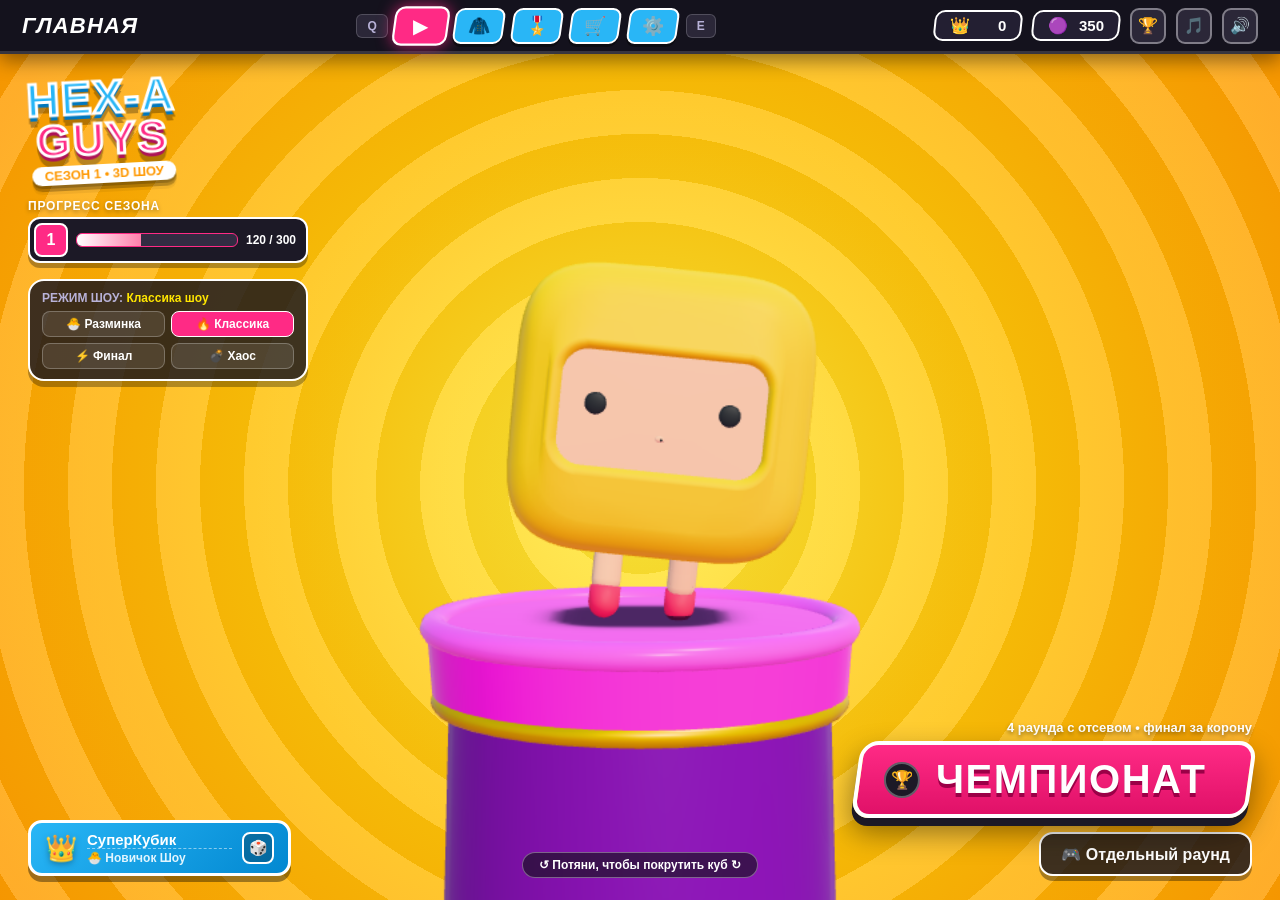
<file: index.html>
<!DOCTYPE html>
<html lang="ru">
<head>
  <meta charset="UTF-8">
  <meta name="viewport" content="width=device-width, initial-scale=1.0, maximum-scale=1.0, user-scalable=no, viewport-fit=cover">
  <title>Гекса-Гонка 3D: Не Падай! — Fall Guys Шоу</title>
  <link rel="stylesheet" href="style.css">
  <script type="importmap">
    {
      "imports": {
        "three": "./vendor/three.module.min.js"
      }
    }
  </script>
</head>
<body oncontextmenu="return false;" onselectstart="return false;" ondragstart="return false;">
  <div id="app">
    <!-- Animated Concentric Circles Background (Visible in Lobby/Menu mode, like Fall Guys Season 1) -->
    <div id="lobby-bg" class="lobby-bg theme-yellow">
      <div class="concentric-rings"></div>
    </div>

    <!-- True 3D WebGL Canvas (Three.js: renders Podium & 3D Bean in Lobby, and 3D Hex Tower in Match) -->
    <canvas id="game-canvas"></canvas>

    <!-- 3D Floating Nameplate Layer (In-Game) -->
    <div id="labels-layer" class="labels-layer"></div>

    <!-- ==================== FALL GUYS STYLE LOBBY UI ==================== -->
    <div id="lobby-ui" class="lobby-ui">
      <!-- Top Black Navigation Bar -->
      <nav class="fg-topbar">
        <div class="fg-topbar-left">
          <span class="fg-screen-title" id="lobby-screen-title">ГЛАВНАЯ</span>
        </div>

        <div class="fg-topbar-tabs" id="lobby-nav-tabs">
          <span class="bumper-hint">Q</span>
          <button class="fg-nav-tab active" data-tab="play" title="Лобби (Играть)">
            <span>▶</span>
          </button>
          <button class="fg-nav-tab" data-tab="custom" title="Гардероб (Цвета и Костюмы)">
            <span>🧥</span>
          </button>
          <button class="fg-nav-tab" data-tab="season" title="Прогресс сезона и Награды">
            <span>🎖️</span>
          </button>
          <button class="fg-nav-tab" data-tab="shop" title="Магазин (Скины за рекламу и победы)">
            <span>🛒</span>
          </button>
          <button class="fg-nav-tab" data-tab="settings" title="Настройки арены и управления">
            <span>⚙️</span>
          </button>
          <span class="bumper-hint">E</span>
        </div>

        <div class="fg-topbar-currencies">
          <div class="currency-pill crown-cur" title="Короны за победы в раундах">
            <span class="cur-icon">👑</span>
            <span class="cur-val" id="lobby-crowns">0</span>
          </div>
          <div class="currency-pill kudos-cur" title="Лавры (очки шоу)">
            <span class="cur-icon">🟣</span>
            <span class="cur-val" id="lobby-kudos">0</span>
          </div>
          <button class="top-mini-btn" id="btn-lobby-lb" title="Таблица лидеров">🏆</button>
          <button class="top-mini-btn" id="btn-lobby-music" title="Фестивальная музыка Вкл/Выкл">🎵</button>
          <button class="top-mini-btn" id="btn-lobby-sound" title="Звуки Вкл/Выкл">🔊</button>
        </div>
      </nav>

      <!-- TAB 1: HOME LOBBY (Play, Logo, Season Fame Bar, NameTag, Giant PLAY! Button) -->
      <section class="lobby-tab-pane" id="pane-play">
        <!-- Top-Left Logo & Season Progress -->
        <div class="lobby-left-col">
          <div class="fg-logo-stack">
            <div class="fg-logo-top">HEX-A</div>
            <div class="fg-logo-bot">GUYS</div>
            <div class="fg-season-tag">СЕЗОН 1 • 3D ШОУ</div>
          </div>

          <div class="season-progress-widget" id="season-widget-click" title="Нажмите, чтобы открыть шкалу наград">
            <div class="sp-label">ПРОГРЕСС СЕЗОНА</div>
            <div class="sp-bar-shell">
              <div class="sp-level-hex" id="lobby-lvl-badge">1</div>
              <div class="sp-bar-track">
                <div class="sp-bar-fill" id="lobby-xp-fill" style="width: 25%"></div>
              </div>
              <span class="sp-xp-text" id="lobby-xp-text">120 / 500</span>
            </div>
          </div>

          <!-- Quick Mode Pill on Home Screen -->
          <div class="quick-mode-selector">
            <div class="qm-header">РЕЖИМ ШОУ: <strong id="home-mode-name">Классика шоу</strong></div>
            <div class="qm-pills">
              <button class="qm-pill" data-diff="easy">🐣 Разминка</button>
              <button class="qm-pill active" data-diff="normal">🔥 Классика</button>
              <button class="qm-pill" data-diff="hard">⚡ Финал</button>
              <button class="qm-pill" data-diff="chaos">💣 Хаос</button>
            </div>
          </div>
        </div>

        <!-- Center Hint: Rotate Bean on Pedestal -->
        <div class="pedestal-rotate-hint">
          <span>↺ Потяни, чтобы покрутить куб ↻</span>
        </div>

        <!-- Bottom-Left Player Banner Card -->
        <div class="player-nameplate-card">
          <div class="pnc-crown">👑</div>
          <div class="pnc-info">
            <input type="text" id="player-name-input" class="pnc-input" maxlength="18" value="СуперКубик" title="Кликните, чтобы изменить имя">
            <span class="pnc-rank" id="lobby-rank-title">Звезда Арены</span>
          </div>
          <button class="pnc-dice" id="btn-random-nick" title="Случайный смешной ник">🎲</button>
        </div>

        <!-- Bottom-Right: one primary action (championship), single rounds behind a secondary button -->
        <div class="play-cta-wrap">
          <div class="play-sub-hint">4 раунда с отсевом • финал за корону</div>
          <button class="fg-giant-play-btn" id="btn-championship"><span class="play-key-circle">🏆</span><span class="play-btn-text">ЧЕМПИОНАТ</span></button>
          <button class="lobby-secondary-btn" id="btn-level-select" aria-haspopup="dialog" aria-controls="level-choices">🎮 Отдельный раунд</button>
        </div>

        <!-- Single round picker: cards grouped by round type, filled from presentation/levels.mjs -->
        <div id="level-choices" class="level-sheet hidden" role="dialog" aria-modal="true" aria-labelledby="level-sheet-title">
          <div class="level-sheet-card">
            <header class="level-sheet-head">
              <h2 id="level-sheet-title">Отдельный раунд</h2>
              <button class="level-sheet-close" id="btn-level-close" aria-label="Закрыть">✕</button>
            </header>
            <div class="level-sheet-body">
              <section class="level-group" data-group="race"><h3></h3><p></p><div class="level-grid">
                <button class="level-card" id="btn-big-fans" data-level="big-fans"></button>
                <button class="level-card" id="btn-door-dash" data-level="door-dash"></button>
                <button class="level-card" id="btn-gate-crash" data-level="gate-crash"></button>
                <button class="level-card" id="btn-see-saw" data-level="see-saw"></button>
                <button class="level-card" id="btn-roll-on" data-level="roll-on"></button>
              </div></section>
              <section class="level-group" data-group="survival"><h3></h3><p></p><div class="level-grid">
                <button class="level-card" id="btn-roll-out" data-level="roll-out"></button>
              </div></section>
              <section class="level-group" data-group="final"><h3></h3><p></p><div class="level-grid">
                <button class="level-card" id="btn-start-match" data-level="hex"></button>
                <button class="level-card" id="btn-jump-showdown" data-level="showdown"></button>
              </div></section>
            </div>
          </div>
        </div>
      </section>

      <!-- TAB 2: CUSTOMISE / OUTFITS (Pedestal shifts left, Right Panel shows Colours, Patterns, Costumes & Eye Goggles) -->
      <section class="lobby-tab-pane hidden" id="pane-custom">
        <div class="customise-panel">
          <!-- Minion Goggle Eye Mode Selector (1 Eye or 2 Eyes) -->
          <div class="eye-mode-bar">
            <span class="eye-mode-label">ЛИЦО КУБА:</span>
            <div class="eye-mode-btns">
              <button class="eye-mode-btn active" id="btn-eyes-2" data-eyes="2">👀 Два глаза (Дуо)</button>
              <button class="eye-mode-btn" id="btn-eyes-1" data-eyes="1">👁️ Один глаз (Циклоп)</button>
            </div>
          </div>

          <!-- Sub-tabs like Fall Guys: COLOUR | PATTERN | COSTUMES -->
          <div class="custom-subtabs">
            <button class="c-subtab active" data-subtab="colors">🎨 ЦВЕТА</button>
            <button class="c-subtab" data-subtab="patterns">🦓 ПАТТЕРНЫ</button>
            <button class="c-subtab" data-subtab="costumes">🎒 АКСЕССУАРЫ</button>
          </div>

          <div class="custom-box">
            <div class="custom-box-header">
              <h3 id="custom-selected-title">Розовый Фламинго</h3>
              <span class="rarity-pill" id="custom-selected-rarity">ОБЫЧНЫЙ</span>
            </div>

            <!-- Grid of Color Swatches (Diagonal Split Squares like Screenshot 4) -->
            <div class="swatch-grid" id="custom-colors-grid"></div>

            <!-- Grid of Body Patterns -->
            <div class="costumes-grid hidden" id="custom-patterns-grid"></div>

            <!-- Grid of Full Costumes (Top + Bottom + Detailed Masks) -->
            <div class="costumes-grid hidden" id="custom-costumes-grid"></div>
          </div>
        </div>
      </section>

      <!-- TAB 3: SEASON PASS & PROGRESSION REWARDS (Like Screenshot 2) -->
      <section class="lobby-tab-pane hidden" id="pane-season">
        <div class="season-info-card">
          <div class="sic-badge">СЕЗОН 1 • ШОУ КУБИКОВ</div>
          <h2 class="sic-title" id="season-featured-title">ЗОЛОТОЙ РЫЦАРЬ</h2>
          <p class="sic-desc">Играйте в шоу, разрушайте соты и побеждайте, чтобы получать опыт славы и открывать редкие цвета и костюмы!</p>
        </div>

        <div class="season-track-row" id="season-track-row"></div>
      </section>

      <!-- TAB 4: SHOP (Featured Items, Skins for Wins/Crowns & Skins for Watching Ad - Screenshot 3) -->
      <section class="lobby-tab-pane hidden" id="pane-shop">
        <div class="shop-container">
          <div class="shop-main-area">
            <div class="shop-section-head">
              <span>🔥 ЭКСКЛЮЗИВ ЗА ПОБЕДЫ И РЕКЛАМУ</span>
              <span class="shop-timer">⏱️ Обновление магазина</span>
            </div>
            <div class="shop-cards-row" id="shop-featured-row"></div>

            <div class="shop-section-head" style="margin-top:14px">
              <span>🎨 БАЗОВЫЕ ЦВЕТА И КОСТЮМЫ (ЗА ПРОСМОТР РЕКЛАМЫ ИЛИ ЛАВРЫ)</span>
            </div>
            <div class="shop-cards-row regular-row" id="shop-regular-row"></div>
          </div>

          <!-- Right Promo Banner for Free Kudos / Ad Reward -->
          <div class="shop-promo-banner">
            <div class="spb-tag">БЕСПЛАТНЫЙ БОНУС!</div>
            <div class="spb-icon">🎬</div>
            <h3 class="spb-title">ПОЛУЧИТЬ +500 ЛАВРОВ</h3>
            <p class="spb-desc">Посмотрите короткий ролик спонсора шоу и заберите валюту или скин!</p>
            <button class="fg-ad-btn" id="btn-watch-ad-kudos">📺 СМОТРЕТЬ РЕКЛАМУ (+500 🟣)</button>
          </div>
        </div>
      </section>

      <!-- TAB 5: SETTINGS & ARENA DIFFICULTY -->
      <section class="lobby-tab-pane hidden" id="pane-settings">
        <div class="settings-card">
          <p class="settings-sub" id="controller-status" role="status">🎮 Подключите геймпад и нажмите любую кнопку</p><p class="settings-sub">Левый стик / крестовина — движение · правый — камера · A / × — прыжок · B / ○ или X / □ — нырок · Y / △ — вид камеры · Start — меню. В меню: крестовина и A / ×. На телефоне: стик слева, действия справа, свайп по трассе — камера.</p>
          <p class="settings-sub">Принты: Hero Patterns — Steve Schoger (heropatterns.com), лицензия CC BY 4.0. Цвета и нанесение адаптированы для игры. Звёзды, облака, кольца, волны и ромбы — авторские мотивы игры (CC0).</p>
          <p class="settings-sub">Предметы на голову и спину — <a href="https://kenney.nl/assets">Kenney</a>, CC0.</p>
          <h2 class="settings-title">⚙️ НАСТРОЙКИ ШОУ И СЛОЖНОСТИ АРЕНЫ</h2>
          <p class="settings-sub">Выберите параметры башни, количество ботов и чувствительность 3D-камеры</p>
          <div class="section-block nameplate-setting">
            <label for="show-nameplates" class="nameplate-setting-label">
              <span>🏷️ Показывать ники над персонажами</span>
              <input type="checkbox" id="show-nameplates">
            </label>
          </div>
          <div class="section-block nameplate-setting">
            <label for="pretty-graphics" class="nameplate-setting-label">
              <span>✨ Красивая графика: свечение и мягкие тени (на слабых телефонах может тормозить)</span>
              <input type="checkbox" id="pretty-graphics">
            </label>
          </div>
          <div class="section-block" style="margin-top:12px">
            <label class="section-label" for="volume-music">🎵 МУЗЫКА: <span id="volume-music-value">50%</span></label>
            <input id="volume-music" type="range" min="0" max="100" step="1" value="50" style="width:100%" aria-label="Громкость музыки">
            <label class="section-label" for="volume-effects">🔊 ЭФФЕКТЫ: <span id="volume-effects-value">50%</span></label>
            <input id="volume-effects" type="range" min="0" max="100" step="1" value="50" style="width:100%" aria-label="Громкость эффектов">
          </div>

          <div class="section-block" style="margin-top:12px">
            <label class="section-label">ВЫБЕРИТЕ СЛОЖНОСТЬ И ТЕМП РЕГЕНЕРАЦИИ СОТ:</label>
            <div class="difficulty-grid" id="difficulty-grid">
              <button class="diff-card" data-diff="easy">
                <div class="diff-icon">🐣</div>
                <div class="diff-name">Чилл-Разминка</div>
                <div class="diff-meta">7 ботов • 2 яруса • Падение 1.35с • Быстрый реген (4.5с)</div>
              </button>
              <button class="diff-card active" data-diff="normal">
                <div class="diff-icon">🔥</div>
                <div class="diff-name">Классика шоу</div>
                <div class="diff-meta">9 ботов • 3 яруса • Падение 1.0с • Реген по очереди (5.5с)</div>
              </button>
              <button class="diff-card" data-diff="hard">
                <div class="diff-icon">⚡</div>
                <div class="diff-name">Кибер-Финал</div>
                <div class="diff-meta">11 умных ботов • 4 яруса • Падение 0.72с • Реген (6.5с)</div>
              </button>
              <button class="diff-card" data-diff="chaos">
                <div class="diff-icon">💣</div>
                <div class="diff-name">Мега-Хаос</div>
                <div class="diff-meta">14 ботов • 4 яруса • Батутные и взрывные 3D-соты + бусты</div>
              </button>
            </div>
          </div>

          <div class="section-block">
            <label class="section-label">БОНУСЫ НА 3D-АРЕНЕ:</label>
            <div class="powerups-legend">
              <div class="pu-item"><span class="pu-badge" style="background:#00e5ff">⚡</span><div><strong>Турбо-кеды</strong><small>+35% к скорости бега</small></div></div>
              <div class="pu-item"><span class="pu-badge" style="background:#b388ff">🪽</span><div><strong>Грави-перья</strong><small>Двойной высокий прыжок</small></div></div>
              <div class="pu-item"><span class="pu-badge" style="background:#69f0ae">👻</span><div><strong>Призрачный шаг</strong><small>Не ломает соты 5 сек</small></div></div>
              <div class="pu-item"><span class="pu-badge" style="background:#ff5252">💥</span><div><strong>Ударная волна</strong><small>Расталкивает ботов</small></div></div>
              <div class="pu-item"><span class="pu-badge" style="background:#ffd740">🛡️</span><div><strong>Батут-спасение</strong><small>Спасает над слизью</small></div></div>
              <div class="pu-item"><span class="pu-badge" style="background:#00e676">🛠️</span><div><strong>Гекса-Строитель</strong><small>Чинит соты вокруг</small></div></div>
            </div>
          </div>
        </div>
      </section>
    </div>

    <!-- ==================== IN-GAME HUD (Hidden while in Lobby) ==================== -->
    <header class="hud-top hidden" id="ingame-hud-top">
      <div class="hud-left">
        <div class="pill-card brand-pill">
          <span class="pill-icon">⬡</span>
          <div class="pill-info">
            <span class="pill-title">СОТОВЫЙ ОБВАЛ</span>
            <span class="pill-sub" id="hud-mode-label">Классика шоу</span>
          </div>
        </div>
        <div class="pill-card alive-pill">
          <span class="pill-icon">🏃</span>
          <div class="pill-info">
            <span class="pill-label">В ИГРЕ</span>
            <span class="pill-val" id="hud-alive">10 / 10</span>
          </div>
        </div>
        <div class="pill-card layer-pill">
          <span class="pill-icon">🥞</span>
          <div class="pill-info">
            <span class="pill-label">ЯРУС</span>
            <span class="pill-val" id="hud-layer">1 / 3</span>
          </div>
        </div>
      </div>

      <div class="hud-center">
        <div class="timer-badge" id="hud-timer-box">
          <span class="timer-label">ВРЕМЯ РАУНДА</span>
          <span class="timer-val" id="hud-timer">00:00.0</span>
        </div>
        <div class="event-banner hidden" id="event-banner">
          ⚡ СОБЫТИЕ: ДОЖДЬ БОНУСОВ!
        </div>
      </div>

      <div class="hud-right">
        <div class="pill-card cam-pill">
          <button class="cam-ctrl-btn" id="btn-cam-left" title="Повернуть камеру влево (Q)">↺</button>
          <div class="pill-info" style="text-align:center">
            <span class="pill-label">3D КАМЕРА</span>
            <span class="pill-val" id="hud-zoom-val" style="font-size:12px; color:#ffe600">За спиной</span>
          </div>
          <button class="cam-ctrl-btn" id="btn-cam-right" title="Повернуть камеру вправо (E)">↻</button>
          <button class="cam-ctrl-btn" id="btn-cam-zoom" title="Сменить дистанцию 3D-камеры (Z / Колёсико)">🔍</button>
        </div>
        <div class="pill-card crown-pill">
          <span class="pill-icon">👑</span>
          <div class="pill-info">
            <span class="pill-label">КУБКИ</span>
            <span class="pill-val" id="hud-crowns">0</span>
          </div>
        </div>
        <button class="icon-btn" id="btn-leaderboard" title="Таблица лидеров (Tab)">🏆</button>
        <button class="icon-btn" id="btn-music" title="Фестивальная музыка Вкл/Выкл">🎵</button>
        <button class="icon-btn" id="btn-sound" title="Звуки Вкл/Выкл (M)">🔊</button>
        <button class="icon-btn" id="btn-menu" title="Выйти в Лобби (Esc)">🏠</button>
      </div>
    </header>

    <div class="active-buffs" id="active-buffs"></div>
    <div class="killfeed" id="killfeed"></div>

    <footer class="hud-bottom hidden" id="ingame-hud-bottom">
      <div class="joystick-zone" id="joystick-zone">
        <div class="joystick-base" id="joystick-base">
          <div class="joystick-stick" id="joystick-stick"></div>
        </div>
        <span class="joystick-hint">WASD / Стрелки / Стик</span>
      </div>

      <div class="player-bars">
        <div class="ability-slots">
          <div class="ability-chip" id="chip-jump">
            <span class="key-hint">ПРОБЕЛ</span>
            <span class="ability-name">Прыжок</span>
          </div>
          <div class="ability-chip" id="chip-dive">
            <span class="key-hint">SHIFT / ПКМ</span>
            <span class="ability-name">Нырок «Рыбкой»</span>
            <div class="cooldown-fill" id="cd-dive"></div>
          </div>
          <div class="ability-chip" id="chip-cam">
            <span class="key-hint">МЫШЬ / Q E</span>
            <span class="ability-name">Крутить 3D-вид</span>
          </div>
        </div>
      </div>

      <div class="touch-actions">
        <button class="action-btn dive-btn" id="btn-touch-dive">
          <span class="act-icon">💨</span>
          <span class="act-text">НЫРОК</span>
        </button>
        <button class="action-btn jump-btn" id="btn-touch-jump">
          <span class="act-icon">🚀</span>
          <span class="act-text">ПРЫЖОК</span>
        </button>
      </div>
    </footer>

    <!-- Intro Flyover & Countdown Overlay -->
    <div class="countdown-overlay hidden" id="countdown-overlay">
      <div class="countdown-card">
        <div class="countdown-badge" id="countdown-badge">СОТОВЫЙ ОБВАЛ</div>
        <div class="countdown-text" id="countdown-text">3</div>
        <div class="countdown-sub" id="countdown-sub">Не падайте в розовую слизь! Соты восстанавливаются по очереди!</div>
      </div>
    </div>

    <!-- Winner / Finish Overlay Banner -->
    <div class="winner-banner-overlay hidden" id="winner-banner-overlay">
      <div class="winner-plashka" id="winner-plashka-card">
        <div class="winner-crown-anim" id="winner-crown-anim">👑</div>
        <div class="winner-ribbon" id="winner-plashka-ribbon">РАУНД ОКОНЧЕН!</div>
        <h2 class="winner-name-big" id="winner-plashka-name">ЧЕМПИОН!</h2>
        <p class="winner-sub-big" id="winner-plashka-sub">забирает Корону победителя!</p>
      </div>
    </div>

    <!-- Spectator Banner -->
    <div class="spectator-bar hidden" id="spectator-bar">
      <div class="spec-info">
        <span class="spec-badge">🎥 3D-НАБЛЮДЕНИЕ</span>
        <span id="spec-target-name">Вы в слизи! Смотрим за выжившими...</span>
      </div>
      <div class="spec-actions">
        <button class="fg-btn small-btn" id="btn-spec-next">🔄 Другой игрок</button>
        <button class="fg-btn small-btn" id="btn-spec-fast">⏩ Ускорить x2</button>
        <button class="fg-btn primary-btn small-btn" id="btn-spec-skip">Завершить раунд ➔</button>
      </div>
    </div>

    <!-- Rewarded Ad Simulation Overlay (Yandex Games style 3-second video ad) -->
    <div class="modal-backdrop hidden" id="ad-modal">
      <div class="fg-modal ad-dialog" style="max-width:440px; text-align:center;">
        <div class="modal-ribbon">📺 РЕКЛАМНАЯ ПАУЗА ШОУ</div>
        <h2 class="modal-title" style="font-size:24px; margin-top:8px" id="ad-modal-title">ПОЛУЧЕНИЕ НАГРАДЫ...</h2>
        <div class="ad-spinner-ring" id="ad-timer-circle">3</div>
        <p class="modal-desc" id="ad-modal-desc">Дождитесь окончания ролика, чтобы бесплатно забрать скин или Лавры!</p>
      </div>
    </div>

    <!-- Round Over / Victory Modal -->
    <div class="modal-backdrop hidden" id="result-modal">
      <div class="fg-modal result-dialog">
        <div class="modal-ribbon" id="result-ribbon">ИТОГИ ФИНАЛА!</div>
        <h2 class="modal-title" id="result-title">ПОБЕДА! КОРОНА ВАША! 👑</h2>
        <p class="modal-desc" id="result-subtitle">Победитель шоу: СуперКубик</p>

        <div class="winner-spotlight" id="winner-spotlight">
          <div class="spot-trophy">👑</div>
          <div class="winner-spot-info">
            <span class="spot-label">ЧЕМПИОН ЭТОГО РАУНДА:</span>
            <strong class="spot-name" id="spot-winner-name">СуперКубик</strong>
            <span class="spot-meta" id="spot-winner-meta">Выжил на 3D-арене и забрал Золотую Корону!</span>
          </div>
        </div>

        <div class="stats-summary">
          <div class="stat-box">
            <span class="stat-label">ВАШЕ МЕСТО</span>
            <span class="stat-value" id="res-place">#1</span>
          </div>
          <div class="stat-box">
            <span class="stat-label">ВРЕМЯ ЖИЗНИ</span>
            <span class="stat-value" id="res-time">01:12.4</span>
          </div>
          <div class="stat-box">
            <span class="stat-label">СОТ НАЖАТО</span>
            <span class="stat-value" id="res-tiles">42</span>
          </div>
          <div class="stat-box highlight">
            <span class="stat-label">НАГРАДА (ЛАВРЫ)</span>
            <span class="stat-value" id="res-score">+250 🟣</span>
          </div>
        </div>

        <div class="section-block">
          <label class="section-label">ТАБЛИЦА МАТЧА (КТО НА КАКОМ МЕСТЕ):</label>
          <div class="match-standings" id="match-standings"></div>
        </div>

        <div class="modal-footer">
          <button class="fg-btn secondary-btn" id="btn-result-settings">🏠 В Лобби и Гардероб</button>
          <button class="fg-btn secondary-btn" id="btn-result-lb">🏆 Лидерборд</button>
          <button class="fg-btn primary-btn big-play-btn" id="btn-play-again">🔄 СЫГРАТЬ ЕЩЁ РАЗ!</button>
        </div>
      </div>
    </div>

    <!-- Global & Match Leaderboard Modal -->
    <div class="modal-backdrop hidden" id="lb-modal">
      <div class="fg-modal lb-dialog">
        <div class="modal-ribbon">ЗАЛ СЛАВЫ ЯНДЕКС АРЕНЫ</div>
        <h2 class="modal-title">ТАБЛИЦА ЛИДЕРОВ 🏆</h2>

        <div class="lb-tabs">
          <button class="lb-tab active" data-tab="global">🌍 Общий рейтинг (Кубки и Лавры)</button>
          <button class="lb-tab" data-tab="records">⏱️ Ваши рекорды по режимам</button>
        </div>

        <div class="lb-content" id="lb-content-global">
          <table class="lb-table">
            <thead>
              <tr>
                <th>#</th>
                <th>Участник</th>
                <th>Титул</th>
                <th>👑 Кубки</th>
                <th>⏱️ Выживание</th>
                <th>🟣 Лавры</th>
              </tr>
            </thead>
            <tbody id="lb-tbody"></tbody>
          </table>
        </div>

        <div class="lb-content hidden" id="lb-content-records">
          <div class="records-grid" id="records-grid"></div>
        </div>

        <div class="modal-footer">
          <button class="fg-btn primary-btn" id="btn-close-lb">Закрыть</button>
        </div>
      </div>
    </div>
  </div>

  <script>
    // Если модуль игры не загрузился (404, нет WebGL, исключение при старте) — показать понятный экран вместо мёртвого лобби
    window.__bootFail = function (m) {
      if (window.__gameStarted || document.getElementById('boot-error')) return;
      var d = document.createElement('div'); d.id = 'boot-error';
      d.style.cssText = 'position:fixed;inset:0;z-index:99999;display:flex;flex-direction:column;gap:12px;align-items:center;justify-content:center;background:#1b1446;color:#fff;font:600 18px system-ui;text-align:center;padding:24px';
      d.innerHTML = '<div>Не удалось запустить игру</div><div style="font-size:13px;opacity:.7"></div><button style="font:inherit;padding:10px 22px;border:0;border-radius:12px" onclick="location.reload()">Перезагрузить</button>';
      d.children[1].textContent = String(m || '').slice(0, 200);
      document.body.appendChild(d);
    };
    addEventListener('error', function (e) { __bootFail(e.message || (e.target && (e.target.src || e.target.href))); }, true);
    addEventListener('unhandledrejection', function (e) { __bootFail(e.reason); });
  </script>
  <script type="module" src="game.js"></script>
</body>
</html>
</file>
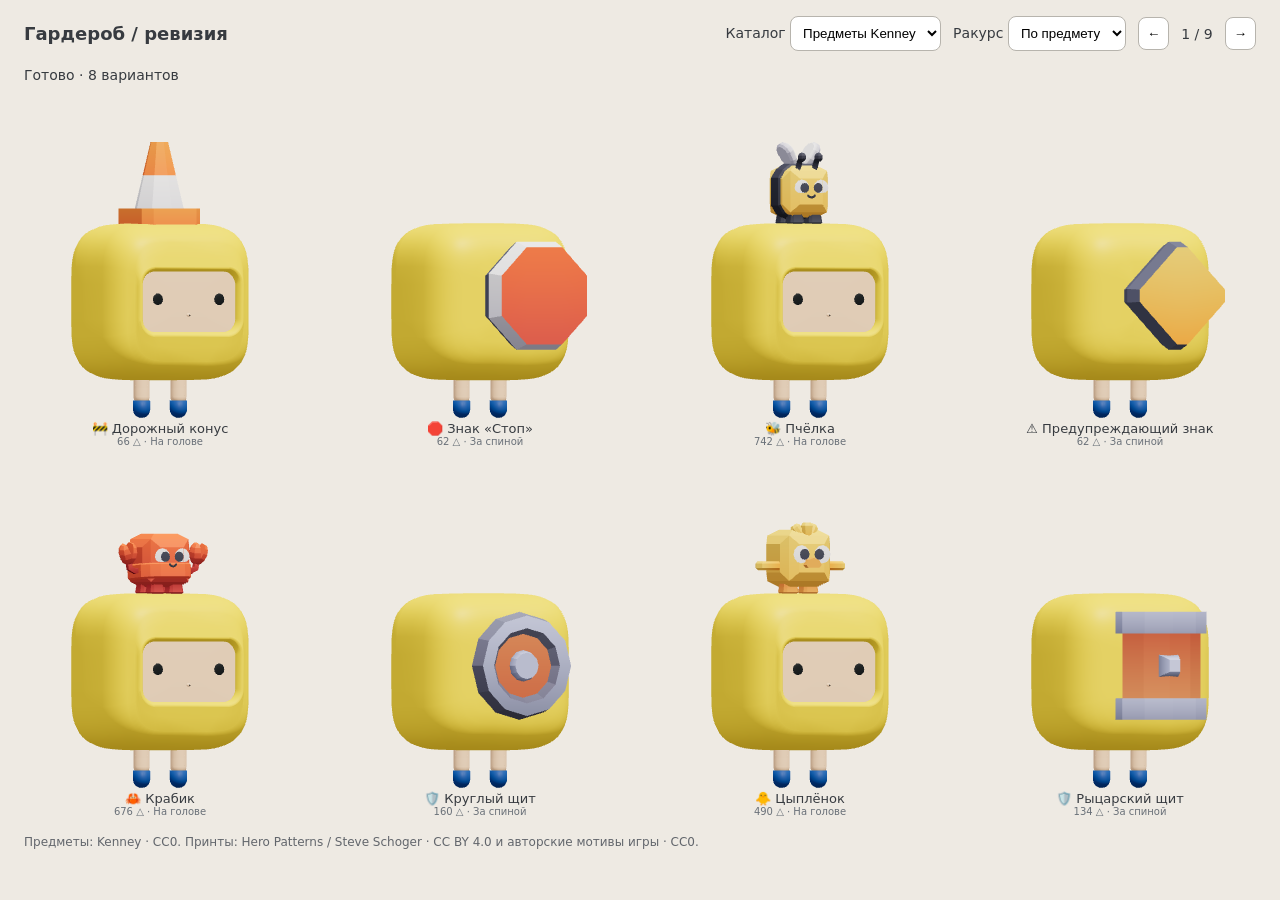
<file: characters/costumes.html>
<!doctype html><html lang="ru"><meta charset="utf-8"><meta name="viewport" content="width=device-width,initial-scale=1"><title>Гардероб — проверка ассетов</title>
<style>*{box-sizing:border-box}body{margin:0;background:#eeeae3;font:14px system-ui;color:#373b40}header{padding:16px 24px;display:flex;align-items:center;gap:12px;flex-wrap:wrap}h1{font-size:18px;margin:0 auto 0 0}select,button{padding:8px;border:1px solid #b7b4ad;border-radius:8px;background:#fff}main{position:relative;max-width:1400px;margin:auto}canvas{display:block;width:100%;height:57.8vw;max-height:800px}.labels{position:absolute;inset:0;display:grid;grid-template-columns:repeat(4,1fr);grid-template-rows:repeat(2,1fr);pointer-events:none}.labels span{align-self:end;text-align:center;padding:6px;font-size:13px}.labels small{display:block;color:#697078;font-size:10px}footer{padding:12px 24px;color:#62666c;font-size:12px}#status{padding:0 24px}</style>
<script type="importmap">{"imports":{"three":"../vendor/three.module.min.js"}}</script>
<header><h1>Гардероб / ревизия</h1><label>Каталог <select id="catalog"><option value="assets">Предметы Kenney</option><option value="head">На голову</option><option value="back">На спину</option><option value="all">Все костюмы</option><option value="patterns">Узоры</option></select></label><label>Ракурс <select id="view"><option value="auto">По предмету</option><option value="front">¾ спереди</option><option value="back">¾ сзади</option><option value="side">Сбоку</option></select></label><button id="prev">←</button><span id="page"></span><button id="next">→</button></header>
<div id="status">Загрузка моделей…</div><main><canvas></canvas><div class="labels"></div></main><footer>Предметы: Kenney · CC0. Принты: Hero Patterns / Steve Schoger · CC BY 4.0 и авторские мотивы игры · CC0.</footer>
<script type="module">
import * as T from '../vendor/three.module.min.js';
import {createCubeCharacter} from './cube-character.mjs';
import {CUBE_COSMETICS,preloadCostume} from './cube-wardrobe.mjs';
import {COSTUME_ASSETS} from './costume-manifest.mjs';
import {PRINTS,printsReady} from './cube-print.mjs';import {PRINT_CATALOG} from './print-catalog.mjs';
const canvas=document.querySelector('canvas'),renderer=new T.WebGLRenderer({canvas,antialias:true});renderer.setPixelRatio(Math.min(devicePixelRatio,1.5));renderer.outputColorSpace=T.SRGBColorSpace;renderer.toneMapping=T.ACESFilmicToneMapping;
const scene=new T.Scene();scene.background=new T.Color(0xeeeae3);scene.add(new T.HemisphereLight(0xffffff,0xb9b6b0,2));const key=new T.DirectionalLight(0xfff7eb,2.5);key.position.set(2,6,4);scene.add(key);
const camera=new T.OrthographicCamera(-6.4,6.4,3.5,-3.9,.1,100);camera.position.set(0,0,20);camera.lookAt(0,0,0);
let page=0,rigs=[],serial=0;const params=new URLSearchParams(location.search);page=Math.max(0,parseInt(params.get('page'),10)-1||0);document.querySelector('#catalog').value=params.get('catalog')||'assets';document.querySelector('#view').value=params.get('view')||'auto';
const names={belly:'Абстрактное конфетти',stripes:'Диагональные полосы',polka:'Горошек',flames:'Карамельные волны',stars:'Пятиконечные звёзды',lightning:'Ломаный ритм',rings:'Гипнотические кольца',diamonds:'Арлекин',clouds:'Пушистые облака',leaves:'Листья',circuit:'Микросхема',hexagons:'Медовые соты',...Object.fromEntries(PRINT_CATALOG.map(([id,,,title])=>[id,title]))};
function draw(){renderer.setSize(canvas.clientWidth,canvas.clientHeight,false);renderer.render(scene,camera);}
async function refresh(){const token=++serial;for(const r of rigs){scene.remove(r.root);r.dispose();}rigs=[];const mode=document.querySelector('#catalog').value;
const items=mode==='patterns'?Object.keys(PRINTS).map(pattern=>({hat:'none',pattern,title:names[pattern]})):mode==='all'?CUBE_COSMETICS:Object.entries(COSTUME_ASSETS).map(([hat,c])=>({hat,...c})).filter(c=>mode==='assets'||c.slot===mode);
const pages=Math.ceil(items.length/8);page=Math.max(0,Math.min(page,pages-1));const subset=items.slice(page*8,page*8+8);document.querySelector('#page').textContent=`${page+1} / ${pages}`;
const angle={front:.5,back:Math.PI+.5,side:Math.PI/2}[document.querySelector('#view').value];
subset.forEach((c,i)=>{const r=createCubeCharacter(T,{skin:{hat:c.hat,pattern:c.pattern||'plain',c1:0xffd83b,c2:0x285ba0}});r.blobShadow.visible=false;r.animate(0,{pose:'idle'});r.root.position.set((i%4-1.5)*3.2, -Math.floor(i/4)*3.7+.15,0);r.root.rotation.y=angle??(c.slot==='back'?Math.PI+.5:.5);rigs.push(r);scene.add(r.root);});
document.querySelector('.labels').innerHTML=subset.map(c=>`<span>${c.icon||''} ${c.title}<small>${c.tris?c.tris+' △ · ':''}${c.slot==='back'?'За спиной':mode==='patterns'?'Принт':'На голове'}</small></span>`).join('');
document.querySelector('#status').textContent='Загрузка…';draw();const result=await Promise.allSettled(subset.map(c=>preloadCostume(T,c.hat)));await printsReady();if(token!==serial)return;const failures=result.filter(r=>r.status==='rejected').length;document.querySelector('#status').textContent=failures?`Ошибки загрузки: ${failures}`:`Готово · ${subset.length} вариантов`;draw();}
for(const id of ['catalog','view'])document.querySelector('#'+id).onchange=()=>{page=0;refresh();};document.querySelector('#prev').onclick=()=>{page--;refresh();};document.querySelector('#next').onclick=()=>{page++;refresh();};addEventListener('resize',draw);refresh();
</script></html>
</file>
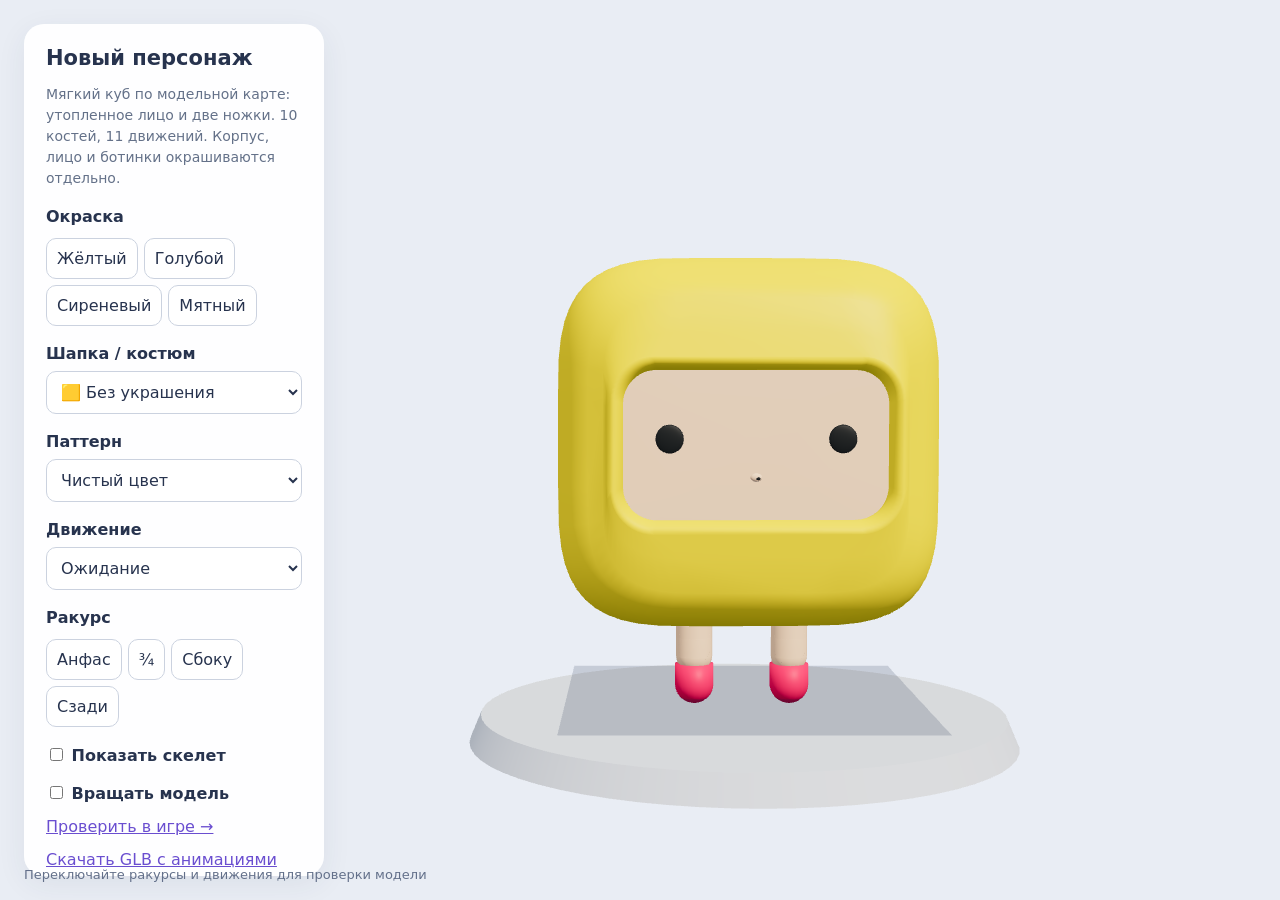
<file: characters/preview.html>
<!doctype html><html lang="ru"><meta charset="utf-8"><meta name="viewport" content="width=device-width,initial-scale=1"><title>Новый персонаж — проверка рига</title>
<style>*{box-sizing:border-box}body{margin:0;background:#e9edf4;color:#27334e;font:16px system-ui}canvas{display:block;width:100%;height:100dvh}aside{max-height:calc(100dvh - 48px);overflow:auto;position:absolute;left:24px;top:24px;width:300px;padding:22px;background:#fffffff0;border-radius:20px;box-shadow:0 8px 30px #24355012}h1{font-size:21px;margin:0 0 10px}p{font-size:14px;color:#647189;line-height:1.5}label{display:block;font-weight:600;margin-top:18px}select,button{font:inherit;padding:10px;border-radius:10px;border:1px solid #cbd2df;background:white;color:inherit;cursor:pointer}select{width:100%;margin-top:8px}.views{display:flex;gap:6px;flex-wrap:wrap;margin:12px 0}a{display:block;margin-top:14px;color:#6a4ed0}input{accent-color:#7353cc}footer{position:absolute;bottom:18px;left:24px;font-size:13px;color:#63708a}@media(max-width:650px){aside{top:12px;left:12px;width:240px;padding:16px}aside p{display:none}h1{font-size:17px}canvas{height:100dvh}footer{display:none}}@media(max-width:650px){aside{top:auto;bottom:0;left:0;width:100%;max-height:32dvh;overflow:auto;padding:10px 14px;border-radius:16px 16px 0 0}aside h1{font-size:15px}.views{margin:5px 0}label{margin-top:8px}select,button{padding:7px}a{display:inline-block;margin:8px 12px 0 0;font-size:12px}} </style>
<canvas id="view"></canvas><aside><h1>Новый персонаж</h1><p>Мягкий куб по модельной карте: утопленное лицо и две ножки. 10 костей, 11 движений. Корпус, лицо и ботинки окрашиваются отдельно.</p>
<label>Окраска</label><div class="views"><button data-color="#ffdb20">Жёлтый</button><button data-color="#60cce5">Голубой</button><button data-color="#bca1ed">Сиреневый</button><button data-color="#8ce0ad">Мятный</button></div><label for="costume">Шапка / костюм</label><select id="costume"></select><label for="pattern">Паттерн</label><select id="pattern"></select><label for="pose">Движение</label><select id="pose"><option value="idle">Ожидание</option><option value="run">Бег</option><option value="jump">Прыжок</option><option value="fall">Падение</option><option value="dive">Нырок</option><option value="land">Приземление</option><option value="win">Победа</option><option value="wave">Приветствие</option><option value="dance">Танец</option><option value="sit">Сидит</option><option value="look">Любопытство</option><option value="lobby">Эмоции в лобби</option></select>
<label>Ракурс</label><div class="views"><button data-view="0">Анфас</button><button data-view="0.65">¾</button><button data-view="1.57">Сбоку</button><button data-view="3.14">Сзади</button></div>
<label><input id="skeleton" type="checkbox"> Показать скелет</label><label><input id="spin" type="checkbox"> Вращать модель</label>
<a href="../index.html">Проверить в игре →</a><a href="../assets/models/cube-runner.glb" download>Скачать GLB с анимациями</a><p style="font-size:11px">Принты: <a href="https://heropatterns.com/">Steve Schoger / Hero Patterns</a> · CC BY 4.0, адаптация цветов и нанесения.</p></aside><footer>Переключайте ракурсы и движения для проверки модели</footer>
<script type="importmap">{"imports":{"three":"../vendor/three.module.min.js"}}</script>
<script type="module">
import {CUBE_COSMETICS} from './cube-wardrobe.mjs';
import * as THREE from '../vendor/three.module.min.js';import {createCubeCharacter} from './cube-character.mjs';
const scene=new THREE.Scene();scene.background=new THREE.Color(0xe9edf4);
const renderer=new THREE.WebGLRenderer({canvas:document.querySelector('canvas'),antialias:true});renderer.setPixelRatio(Math.min(devicePixelRatio,2));renderer.outputColorSpace=THREE.SRGBColorSpace;renderer.toneMapping=THREE.ACESFilmicToneMapping;
scene.add(new THREE.HemisphereLight(0xffffff,0x8f9bac,2.2));const sun=new THREE.DirectionalLight(0xfff1df,2.5);sun.position.set(3,5,5);scene.add(sun);
let color='#ffdb20';const costume=document.querySelector('#costume'),pattern=document.querySelector('#pattern');
CUBE_COSMETICS.forEach(c=>costume.add(new Option(c.icon+' '+c.title,c.hat)));
['plain','belly','stripes','polka','flames','stars','lightning','rings','diamonds','clouds','leaves','circuit','hexagons'].forEach((id,i)=>pattern.add(new Option(['Чистый цвет','Абстрактное конфетти','Диагональные полосы','Горошек','Карамельные волны','Звёзды','Ломаный ритм','Волны гипноза','Арлекин','Пушистые облака','Тропические листья','Микросхема','Медовые соты'][i],id)));
let rig,helper;
function rebuild(){if(rig){scene.remove(rig.root,helper);helper.dispose();rig.dispose();}rig=createCubeCharacter(THREE,{skin:{hat:costume.value||'none',c1:parseInt(color.slice(1),16),c2:0xf53867,pattern:pattern.value||'plain'}});scene.add(rig.root);helper=new THREE.SkeletonHelper(rig.root);helper.visible=document.querySelector('#skeleton').checked;scene.add(helper);}
rebuild();costume.onchange=pattern.onchange=rebuild;
const floor=new THREE.Mesh(new THREE.CylinderGeometry(1.15,1.2,.12,64),new THREE.MeshStandardMaterial({color:0xcdd5e2,roughness:.8}));floor.position.y=-.09;scene.add(floor);
const camera=new THREE.PerspectiveCamera(33,1,.01,100);camera.position.set(0,1.35,5.7);camera.lookAt(0,1.12,0);
function resize(){renderer.setSize(innerWidth,innerHeight);camera.aspect=innerWidth/innerHeight;camera.position.x=innerWidth>650?-.45:0;camera.position.z=innerWidth>650?6.7:8.3;camera.lookAt(innerWidth>650?-.45:0,innerWidth>650?1.12:.65,0);camera.updateProjectionMatrix();}addEventListener('resize',resize);resize();
const pose=document.querySelector('#pose');let time=performance.now(),yaw=0;
document.querySelectorAll('[data-view]').forEach(b=>b.onclick=()=>{yaw=Number(b.dataset.view);rig.root.rotation.y=yaw;});
document.querySelectorAll('[data-color]').forEach(b=>b.onclick=()=>{color=b.dataset.color;rebuild();});
pose.onchange=()=>rig.resetAnimation();document.querySelector('#skeleton').onchange=e=>helper.visible=e.target.checked;
function frame(now){const dt=Math.min(.05,(now-time)/1000);time=now;if(document.querySelector('#spin').checked){yaw+=dt*.4;rig.root.rotation.y=yaw;}rig.animate(dt,{pose:pose.value,speed:pose.value==='run'?7:0});renderer.render(scene,camera);requestAnimationFrame(frame);}requestAnimationFrame(frame);
</script></html>
</file>
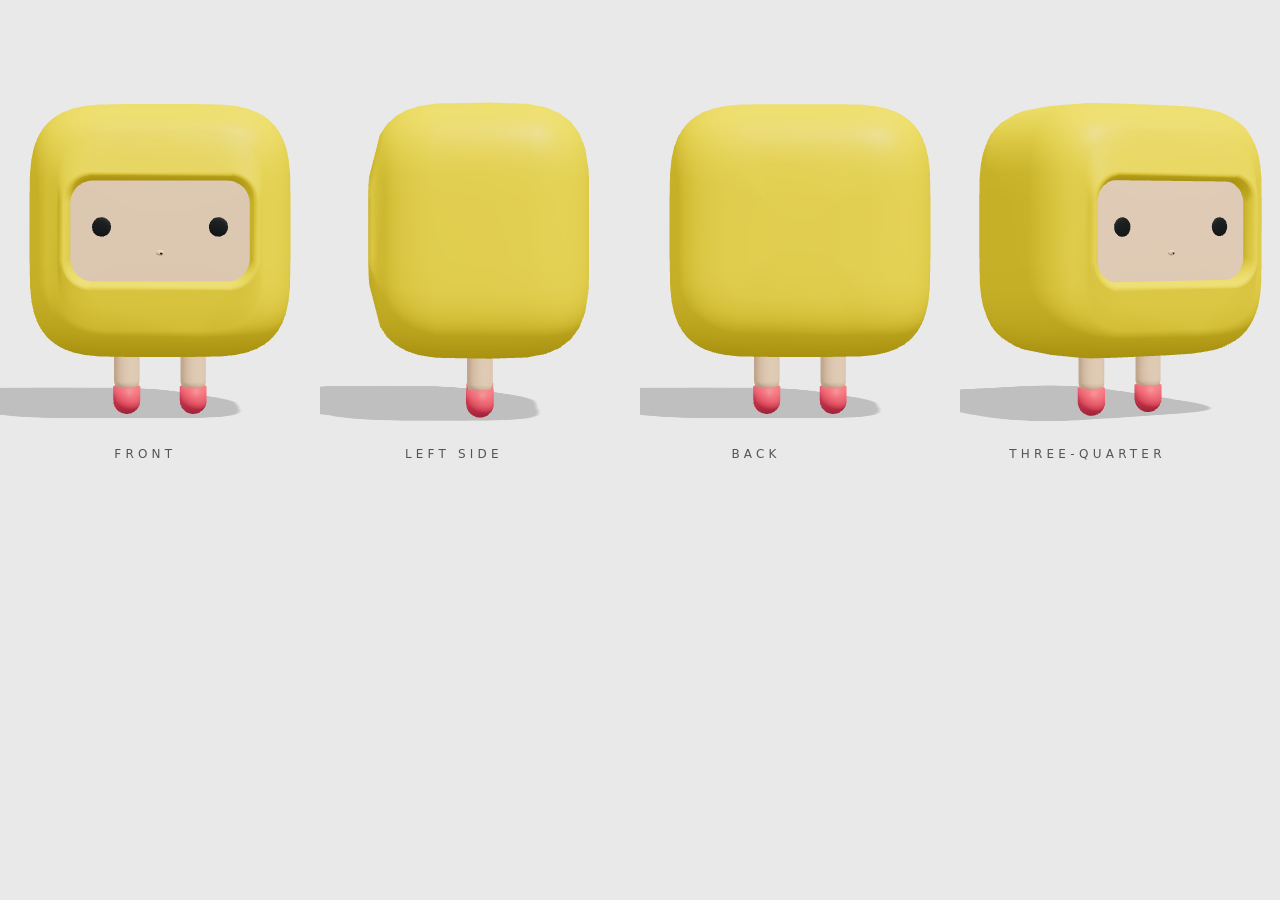
<file: characters/turnaround.html>
<!doctype html><html lang="ru"><meta charset="utf-8"><meta name="viewport" content="width=device-width,initial-scale=1"><title>Куб — лист разворота</title>
<style>body{margin:0;background:#e9e9e9;font:12px/1 system-ui;color:#555}canvas{display:block;width:100vw;height:40vw}.labels{display:flex;justify-content:space-around;letter-spacing:.35em;margin-top:-5vw}</style>
<!-- Dev page: renders the cube in the four model-sheet views (front, left side, back, three-quarter) to compare against the sheet.
     Query: ?hat=dino&pattern=polka&c1=60cce5&pose=idle -->
<canvas></canvas><div class="labels"><span>FRONT</span><span>LEFT SIDE</span><span>BACK</span><span>THREE-QUARTER</span></div>
<script type="importmap">{"imports":{"three":"../vendor/three.module.min.js"}}</script>
<script type="module">
import * as THREE from '../vendor/three.module.min.js';import {createCubeCharacter} from './cube-character.mjs';import {printsReady} from './cube-print.mjs';import {preloadCostume} from './cube-wardrobe.mjs';
const q=new URLSearchParams(location.search),canvas=document.querySelector('canvas');
const renderer=new THREE.WebGLRenderer({canvas,antialias:true,preserveDrawingBuffer:true});renderer.setPixelRatio(Math.min(devicePixelRatio,2));renderer.outputColorSpace=THREE.SRGBColorSpace;renderer.toneMapping=THREE.ACESFilmicToneMapping;renderer.shadowMap.enabled=true;renderer.shadowMap.type=THREE.PCFSoftShadowMap;
const scene=new THREE.Scene();scene.background=new THREE.Color(0xe9e9e9);
scene.add(new THREE.HemisphereLight(0xffffff,0xb9b9b9,2.1));
const key=new THREE.DirectionalLight(0xfff4e6,2.2);key.position.set(2.5,6,4);key.castShadow=true;key.shadow.mapSize.set(1024,1024);key.shadow.radius=6;scene.add(key);
const floor=new THREE.Mesh(new THREE.PlaneGeometry(20,20),new THREE.ShadowMaterial({opacity:.18}));floor.rotation.x=-Math.PI/2;floor.receiveShadow=true;scene.add(floor);
const skin={hat:q.get('hat')||'none',pattern:q.get('pattern')||'plain',c1:parseInt(q.get('c1')||'ffdb20',16),c2:parseInt(q.get('c2')||'f2596e',16)};
const rig=createCubeCharacter(THREE,{skin});scene.add(rig.root);rig.root.traverse(o=>{if(o.isMesh&&o!==rig.blobShadow&&o!==rig.shieldRing)o.castShadow=true;});rig.blobShadow.visible=false;
rig.animate(0,{pose:q.get('pose')||'idle'});
const camera=new THREE.PerspectiveCamera(16,1,.1,100);
const views=[0,-Math.PI/2,Math.PI,.55];
function draw(){
 const w=canvas.clientWidth,h=canvas.clientHeight;renderer.setSize(w,h,false);renderer.setScissorTest(true);
 const vw=w/4;camera.aspect=vw/h;camera.updateProjectionMatrix();camera.position.set(0,1.25,11.5);camera.lookAt(0,1.0,0);
 views.forEach((yaw,i)=>{rig.root.rotation.y=yaw;rig.root.updateMatrixWorld(true);renderer.setViewport(i*vw,0,vw,h);renderer.setScissor(i*vw,0,vw,h);renderer.render(scene,camera);});
}
addEventListener('resize',draw);draw();printsReady().then(draw); // print masks rasterize asynchronously
preloadCostume(THREE,skin.hat).then(draw,draw); // asset costumes arrive as GLB
</script></html>
</file>
<file: style.css>
:root {
  --bg-dark: #120d2b;
  --bg-mid: #1f1646;
  --fg-pink: #ff2a85;
  --fg-pink-dark: #c8105e;
  --fg-cyan: #00e5ff;
  --fg-yellow: #ffe600;
  --fg-orange: #ff9100;
  --fg-green: #00e676;
  --fg-purple: #7c4dff;
  --card-bg: rgba(24, 18, 54, 0.86);
  --card-border: rgba(255, 255, 255, 0.2);
  --text-main: #ffffff;
  --text-muted: #b8b2d8;
  --font-main: 'Segoe UI', 'Rubik', 'Montserrat', -apple-system, BlinkMacSystemFont, sans-serif;
}

* {
  box-sizing: border-box;
  margin: 0;
  padding: 0;
  user-select: none;
  -webkit-user-select: none;
  -webkit-touch-callout: none;
}

html, body {
  width: 100%;
  height: 100%;
  overflow: hidden;
  background: radial-gradient(circle at 50% 25%, #2e1f6b 0%, #130b2c 70%, #070412 100%);
  font-family: var(--font-main);
  color: var(--text-main);
}

#app {
  position: relative;
  width: 100vw;
  height: 100vh;
  overflow: hidden;
}

#game-canvas {
  position: absolute;
  top: 0;
  left: 0;
  width: 100%;
  height: 100%;
  display: block;
  z-index: 1;
  cursor: grab;
}

#game-canvas:active {
  cursor: grabbing;
}

/* ==================== 3D FLOATING NAMEPLATES ==================== */
.labels-layer {
  position: absolute;
  inset: 0;
  pointer-events: none;
  z-index: 5;
  overflow: hidden;
}

.bean-label {
  position: absolute;
  left: 0;
  top: 0;
  transform: translate(-50%, -100%);
  background: rgba(14, 9, 36, 0.82);
  border: 1.5px solid rgba(255, 255, 255, 0.25);
  border-radius: 8px;
  padding: 2px 8px;
  font-size: 12px;
  font-weight: 800;
  color: #ffffff;
  white-space: nowrap;
  box-shadow: 0 3px 8px rgba(0, 0, 0, 0.45);
  will-change: transform;
}

.bean-label.is-player {
  background: rgba(0, 48, 82, 0.9);
  border-color: #00e5ff;
  color: #00e5ff;
  font-weight: 900;
  font-size: 12px;
}

.bean-label .you-arrow {
  display: block;
  text-align: center;
  color: #ffe600;
  font-size: 12px;
  line-height: 1;
  margin-bottom: 1px;
}

.preview-3d-badge {
  font-size: 12px;
  font-weight: 900;
  background: #ff2a85;
  color: #fff;
  padding: 2px 7px;
  border-radius: 99px;
  margin-bottom: 4px;
}

.preview-bean-icon {
  font-size: 46px;
  line-height: 1.1;
  filter: drop-shadow(0 4px 10px rgba(0,0,0,0.5));
}

.spot-trophy {
  font-size: 46px;
  line-height: 1;
  filter: drop-shadow(0 4px 12px rgba(255, 215, 0, 0.6));
}

/* ==================== TOP HUD ==================== */
.hud-top {
  position: absolute;
  top: 12px;
  left: 16px;
  right: 16px;
  display: flex;
  align-items: flex-start;
  justify-content: space-between;
  z-index: 10;
  pointer-events: none;
  gap: 10px;
}

.hud-left, .hud-right {
  display: flex;
  align-items: center;
  gap: 10px;
  pointer-events: auto;
  flex-wrap: wrap;
}

.hud-center {
  display: flex;
  flex-direction: column;
  align-items: center;
  gap: 8px;
  pointer-events: auto;
}

.pill-card {
  display: flex;
  align-items: center;
  gap: 10px;
  background: var(--card-bg);
  backdrop-filter: blur(10px);
  border: 2px solid var(--card-border);
  border-radius: 18px;
  padding: 6px 14px;
  box-shadow: 0 6px 18px rgba(0, 0, 0, 0.35), inset 0 1px 0 rgba(255, 255, 255, 0.2);
}

.brand-pill {
  background: linear-gradient(135deg, rgba(255, 42, 133, 0.9), rgba(124, 77, 255, 0.9));
  border-color: rgba(255, 255, 255, 0.45);
}

.cam-pill {
  padding: 4px 10px;
  gap: 6px;
}

.cam-ctrl-btn {
  width: 30px;
  height: 30px;
  border-radius: 9px;
  border: 1px solid rgba(255,255,255,0.28);
  background: rgba(255,255,255,0.12);
  color: #fff;
  font-size: 15px;
  font-weight: 900;
  cursor: pointer;
  display: flex;
  align-items: center;
  justify-content: center;
  transition: background 0.15s, transform 0.1s;
}

.cam-ctrl-btn:hover {
  background: rgba(0, 229, 255, 0.35);
  transform: scale(1.06);
}

.pill-icon {
  font-size: 22px;
  line-height: 1;
  filter: drop-shadow(0 2px 3px rgba(0,0,0,0.4));
}

.pill-info {
  display: flex;
  flex-direction: column;
}

.pill-title {
  font-weight: 900;
  font-size: 14px;
  letter-spacing: 0.8px;
  text-shadow: 0 2px 4px rgba(0,0,0,0.4);
}

.pill-sub {
  font-size: 12px;
  color: #ffe600;
  font-weight: 700;
}

.pill-label {
  font-size: 12px;
  font-weight: 800;
  color: var(--text-muted);
  letter-spacing: 0.6px;
}

.pill-val {
  font-size: 16px;
  font-weight: 900;
  color: #fff;
}

.alive-pill .pill-val {
  color: var(--fg-cyan);
}

.crown-pill .pill-val {
  color: var(--fg-yellow);
}

.timer-badge {
  background: linear-gradient(180deg, rgba(32, 23, 72, 0.92), rgba(16, 11, 40, 0.92));
  border: 2px solid rgba(0, 229, 255, 0.45);
  border-radius: 20px;
  padding: 6px 22px;
  text-align: center;
  box-shadow: 0 8px 24px rgba(0, 0, 0, 0.45), 0 0 15px rgba(0, 229, 255, 0.2);
}

.timer-label {
  display: block;
  font-size: 12px;
  font-weight: 800;
  letter-spacing: 1.2px;
  color: var(--fg-cyan);
}

.timer-val {
  font-size: 22px;
  font-weight: 900;
  font-variant-numeric: tabular-nums;
  color: #fff;
  text-shadow: 0 2px 8px rgba(0, 229, 255, 0.5);
}

.event-banner {
  background: linear-gradient(90deg, #ff9100, #ff2a85);
  color: #fff;
  font-weight: 900;
  font-size: 13px;
  padding: 5px 16px;
  border-radius: 99px;
  border: 2px solid #fff;
  box-shadow: 0 4px 15px rgba(255, 42, 133, 0.6);
  animation: pulseBanner 0.8s infinite alternate;
}

@keyframes pulseBanner {
  from { transform: scale(1); }
  to { transform: scale(1.05); }
}

.icon-btn {
  width: 44px;
  height: 44px;
  border-radius: 14px;
  border: 2px solid var(--card-border);
  background: var(--card-bg);
  color: #fff;
  font-size: 20px;
  cursor: pointer;
  display: flex;
  align-items: center;
  justify-content: center;
  transition: transform 0.15s, border-color 0.15s, background 0.15s;
  box-shadow: 0 5px 14px rgba(0,0,0,0.35);
}

.icon-btn:hover {
  transform: translateY(-2px) scale(1.05);
  border-color: var(--fg-cyan);
  background: rgba(45, 34, 96, 0.95);
}

/* ==================== ACTIVE BUFFS & KILLFEED ==================== */
.active-buffs {
  position: absolute;
  top: 78px;
  left: 16px;
  display: flex;
  flex-direction: column;
  gap: 8px;
  z-index: 9;
  pointer-events: none;
}

.buff-pill {
  display: flex;
  align-items: center;
  gap: 10px;
  background: rgba(18, 14, 44, 0.88);
  border: 2px solid var(--fg-cyan);
  border-radius: 14px;
  padding: 6px 12px;
  box-shadow: 0 4px 12px rgba(0,0,0,0.4);
  min-width: 185px;
}

.buff-icon {
  font-size: 20px;
}

.buff-meta {
  flex: 1;
}

.buff-name {
  font-size: 12px;
  font-weight: 800;
  display: block;
}

.buff-bar-wrap {
  width: 100%;
  height: 5px;
  background: rgba(255,255,255,0.15);
  border-radius: 4px;
  overflow: hidden;
  margin-top: 4px;
}

.buff-bar-fill {
  height: 100%;
  background: var(--fg-cyan);
  transition: width 0.1s linear;
}

.killfeed {
  position: absolute;
  top: 78px;
  right: 16px;
  display: flex;
  flex-direction: column;
  align-items: flex-end;
  gap: 6px;
  z-index: 9;
  pointer-events: none;
  max-width: 300px;
}

.feed-item {
  background: rgba(16, 11, 38, 0.86);
  border-left: 4px solid var(--fg-pink);
  border-radius: 9px;
  padding: 6px 12px;
  font-size: 12px;
  font-weight: 700;
  color: #fff;
  box-shadow: 0 4px 10px rgba(0,0,0,0.35);
  animation: slideInFeed 0.25s ease-out;
}

@keyframes slideInFeed {
  from { opacity: 0; transform: translateX(20px); }
  to { opacity: 1; transform: translateX(0); }
}

/* ==================== BOTTOM HUD ==================== */
.hud-bottom {
  position: absolute;
  bottom: 14px;
  left: 18px;
  right: 18px;
  display: flex;
  align-items: flex-end;
  justify-content: space-between;
  z-index: 10;
  pointer-events: none;
}

.joystick-zone {
  display: flex;
  flex-direction: column;
  align-items: center;
  gap: 6px;
  pointer-events: auto;
}

.joystick-base {
  width: 106px;
  height: 106px;
  border-radius: 50%;
  background: rgba(255, 255, 255, 0.08);
  border: 2px solid rgba(255, 255, 255, 0.24);
  position: relative;
  display: flex;
  align-items: center;
  justify-content: center;
  touch-action: none;
  backdrop-filter: blur(4px);
}

.joystick-stick {
  width: 44px;
  height: 44px;
  border-radius: 50%;
  background: radial-gradient(circle at 35% 35%, #00e5ff, #0077ff);
  border: 2px solid #fff;
  box-shadow: 0 4px 12px rgba(0, 229, 255, 0.5);
  transform: translate(0px, 0px);
  pointer-events: none;
}

.joystick-hint {
  font-size: 12px;
  font-weight: 700;
  color: var(--text-muted);
  text-shadow: 0 1px 3px rgba(0,0,0,0.8);
}

.player-bars {
  display: flex;
  flex-direction: column;
  align-items: center;
  gap: 8px;
  pointer-events: auto;
}

.ability-slots {
  display: flex;
  gap: 10px;
  background: var(--card-bg);
  border: 2px solid var(--card-border);
  padding: 7px 12px;
  border-radius: 16px;
  box-shadow: 0 8px 20px rgba(0,0,0,0.4);
}

.ability-chip {
  position: relative;
  display: flex;
  flex-direction: column;
  align-items: center;
  padding: 5px 12px;
  border-radius: 10px;
  background: rgba(255,255,255,0.06);
  overflow: hidden;
  cursor: pointer;
}

.key-hint {
  font-size: 12px;
  font-weight: 900;
  color: var(--fg-yellow);
  background: rgba(0,0,0,0.45);
  padding: 2px 6px;
  border-radius: 5px;
  margin-bottom: 2px;
}

.ability-name {
  font-size: 12px;
  font-weight: 800;
}

.cooldown-fill {
  position: absolute;
  bottom: 0;
  left: 0;
  width: 100%;
  height: 0%;
  background: rgba(255, 42, 133, 0.55);
  pointer-events: none;
}

.touch-actions {
  display: flex;
  gap: 12px;
  pointer-events: auto;
}

.action-btn {
  width: 78px;
  height: 78px;
  border-radius: 50%;
  border: 3px solid #fff;
  display: flex;
  flex-direction: column;
  align-items: center;
  justify-content: center;
  color: #fff;
  font-weight: 900;
  cursor: pointer;
  box-shadow: 0 8px 20px rgba(0,0,0,0.45);
  transition: transform 0.1s;
  touch-action: manipulation;
}

.action-btn:active {
  transform: scale(0.92);
}

.jump-btn {
  background: linear-gradient(135deg, #00e676, #00b0ff);
}

.dive-btn {
  background: linear-gradient(135deg, #ff2a85, #ff9100);
}

.act-icon {
  font-size: 24px;
  line-height: 1;
}

.act-text {
  font-size: 12px;
  letter-spacing: 0.5px;
  margin-top: 3px;
}

/* ==================== COUNTDOWN & WINNER PLASHKA ==================== */
.countdown-overlay {
  position: absolute;
  inset: 0;
  display: flex;
  align-items: center;
  justify-content: center;
  z-index: 22;
  pointer-events: none;
  background: radial-gradient(circle, rgba(16, 10, 42, 0.45) 0%, transparent 72%);
}

.countdown-card {
  display: flex;
  flex-direction: column;
  align-items: center;
  text-align: center;
}

.countdown-badge {
  background: linear-gradient(90deg, var(--fg-pink), var(--fg-purple));
  color: #fff;
  font-weight: 900;
  font-size: 14px;
  letter-spacing: 1.5px;
  padding: 6px 20px;
  border-radius: 99px;
  border: 2px solid #fff;
  box-shadow: 0 6px 20px rgba(0,0,0,0.5);
  margin-bottom: 6px;
}

.countdown-text {
  font-size: 118px;
  font-weight: 900;
  line-height: 1.05;
  color: var(--fg-yellow);
  text-shadow: 0 8px 0 #c8105e, 0 16px 35px rgba(0,0,0,0.8);
}

.countdown-sub {
  font-size: 15px;
  font-weight: 800;
  background: rgba(18, 13, 43, 0.88);
  padding: 8px 22px;
  border-radius: 99px;
  border: 2px solid rgba(255,255,255,0.28);
  margin-top: 10px;
  color: #00e5ff;
}

/* Winner Plashka Banner */
.winner-banner-overlay {
  position: absolute;
  inset: 0;
  display: flex;
  align-items: center;
  justify-content: center;
  z-index: 100;
  pointer-events: none;
  background: radial-gradient(circle, rgba(18, 10, 45, 0.82) 0%, rgba(5, 3, 15, 0.70) 100%);
  transition: opacity 0.3s ease;
}

.winner-plashka {
  position: relative;
  background: linear-gradient(135deg, #2d1b69 0%, #190e3c 100%);
  border: 5px solid #ffe600;
  border-radius: 36px;
  padding: 32px 56px;
  text-align: center;
  box-shadow: 0 24px 70px rgba(0,0,0,0.9), 0 0 55px rgba(255, 230, 0, 0.55);
  animation: popWinnerPlashka 0.5s cubic-bezier(0.18, 0.89, 0.32, 1.28);
  max-width: 90vw;
  overflow: hidden;
}

.winner-plashka::before {
  content: '';
  position: absolute;
  inset: -60%;
  background: conic-gradient(
    from 0deg,
    transparent 0deg,
    rgba(255, 230, 0, 0.14) 25deg,
    transparent 50deg,
    rgba(255, 42, 133, 0.14) 75deg,
    transparent 100deg,
    rgba(255, 230, 0, 0.14) 125deg,
    transparent 150deg,
    rgba(0, 229, 255, 0.14) 175deg,
    transparent 200deg,
    rgba(255, 230, 0, 0.14) 225deg,
    transparent 250deg,
    rgba(255, 42, 133, 0.14) 275deg,
    transparent 300deg,
    rgba(0, 229, 255, 0.14) 325deg,
    transparent 360deg
  );
  animation: rotateWinnerRays 14s linear infinite;
  pointer-events: none;
  z-index: 0;
}

@keyframes rotateWinnerRays {
  from { transform: rotate(0deg); }
  to { transform: rotate(360deg); }
}

.winner-plashka > * {
  position: relative;
  z-index: 1;
}

.winner-plashka.is-champion {
  border-color: #ffd700;
  box-shadow: 0 24px 75px rgba(0,0,0,0.92), 0 0 75px rgba(255, 215, 0, 0.75);
}

.winner-plashka.is-qualified {
  border-color: #00e5ff;
  box-shadow: 0 24px 75px rgba(0,0,0,0.92), 0 0 65px rgba(0, 229, 255, 0.65);
}

@keyframes popWinnerPlashka {
  0% { transform: scale(0.35) translateY(50px); opacity: 0; }
  100% { transform: scale(1) translateY(0); opacity: 1; }
}

.winner-crown-anim {
  font-size: 72px;
  line-height: 1;
  margin-bottom: 8px;
  animation: bounceCrown 0.8s ease-in-out infinite alternate;
  filter: drop-shadow(0 8px 18px rgba(255, 215, 0, 0.8));
}

@keyframes bounceCrown {
  0% { transform: translateY(0) scale(1); }
  100% { transform: translateY(-10px) scale(1.12); }
}

.winner-ribbon {
  display: inline-block;
  background: linear-gradient(90deg, #ff2a85, #ff9100);
  color: #fff;
  font-weight: 900;
  font-size: 15px;
  letter-spacing: 2px;
  padding: 6px 24px;
  border-radius: 99px;
  margin-bottom: 12px;
  text-transform: uppercase;
  box-shadow: 0 4px 14px rgba(255, 42, 133, 0.5);
}

.winner-plashka.is-qualified .winner-ribbon {
  background: linear-gradient(90deg, #7b35d1, #00e5ff);
  box-shadow: 0 4px 14px rgba(0, 229, 255, 0.5);
}

.winner-name-big {
  font-size: clamp(34px, 5.5vw, 62px);
  font-weight: 900;
  color: #ffe600;
  text-shadow: 0 4px 0 #9b0047, 0 8px 25px rgba(0,0,0,0.85);
  margin-bottom: 6px;
  text-transform: uppercase;
  letter-spacing: 1.5px;
}

.winner-plashka.is-qualified .winner-name-big {
  color: #00e5ff;
  text-shadow: 0 4px 0 #005f73, 0 8px 25px rgba(0,0,0,0.85);
}

.winner-sub-big {
  font-size: clamp(16px, 2.5vw, 22px);
  font-weight: 800;
  color: #ffffff;
  text-shadow: 0 2px 4px rgba(0,0,0,0.8);
}

@keyframes fallConfetti {
  0% {
    transform: translateY(0) rotate(0deg) scale(1);
    opacity: 1;
  }
  80% {
    opacity: 1;
  }
  100% {
    transform: translateY(105vh) rotate(720deg) scale(0.6);
    opacity: 0;
  }
}

.spectator-bar {
  position: absolute;
  bottom: 112px;
  left: 50%;
  transform: translateX(-50%);
  background: rgba(18, 13, 43, 0.94);
  border: 2px solid var(--fg-pink);
  border-radius: 18px;
  padding: 10px 18px;
  display: flex;
  align-items: center;
  gap: 16px;
  z-index: 15;
  box-shadow: 0 10px 30px rgba(0,0,0,0.6);
}

.spec-info {
  display: flex;
  align-items: center;
  gap: 10px;
  font-size: 13px;
  font-weight: 800;
}

.spec-badge {
  background: var(--fg-pink);
  padding: 4px 10px;
  border-radius: 8px;
  font-size: 12px;
}

.spec-actions {
  display: flex;
  gap: 8px;
}

/* ==================== MODALS & WARDROBE ==================== */
.modal-backdrop {
  position: absolute;
  inset: 0;
  background: rgba(10, 6, 26, 0.78);
  backdrop-filter: blur(8px);
  display: flex;
  align-items: center;
  justify-content: center;
  z-index: 30;
  padding: 16px;
}

.fg-modal {
  width: 100%;
  max-width: 740px;
  max-height: 93vh;
  overflow-y: auto;
  background: linear-gradient(180deg, #271b5c 0%, #160f36 100%);
  border: 3px solid rgba(255, 255, 255, 0.28);
  border-radius: 28px;
  padding: 22px 26px;
  box-shadow: 0 20px 60px rgba(0, 0, 0, 0.75), inset 0 2px 0 rgba(255, 255, 255, 0.25);
  position: relative;
}

.modal-ribbon {
  display: inline-block;
  background: linear-gradient(90deg, var(--fg-pink), var(--fg-orange));
  color: #fff;
  font-weight: 900;
  font-size: 12px;
  letter-spacing: 1.2px;
  padding: 4px 14px;
  border-radius: 99px;
  margin-bottom: 6px;
}

.modal-title {
  font-size: 30px;
  font-weight: 900;
  letter-spacing: 0.5px;
  line-height: 1.1;
  margin-bottom: 6px;
  text-shadow: 0 4px 0 rgba(0,0,0,0.4);
}

.modal-title span {
  color: var(--fg-cyan);
}

.modal-desc {
  font-size: 13px;
  color: var(--text-muted);
  line-height: 1.45;
  margin-bottom: 14px;
}

.section-block {
  margin-bottom: 14px;
}

.section-label {
  display: block;
  font-size: 12px;
  font-weight: 900;
  color: var(--fg-yellow);
  letter-spacing: 0.9px;
  margin-bottom: 7px;
}

/* Difficulty Cards */
.difficulty-grid {
  display: grid;
  grid-template-columns: repeat(4, 1fr);
  gap: 9px;
}

.diff-card {
  background: rgba(255, 255, 255, 0.06);
  border: 2px solid rgba(255, 255, 255, 0.14);
  border-radius: 16px;
  padding: 10px;
  color: #fff;
  text-align: left;
  cursor: pointer;
  transition: all 0.15s ease;
}

.diff-card:hover {
  background: rgba(255, 255, 255, 0.12);
  transform: translateY(-2px);
}

.diff-card.active {
  background: linear-gradient(145deg, rgba(255, 42, 133, 0.35), rgba(0, 229, 255, 0.25));
  border-color: var(--fg-cyan);
  box-shadow: 0 0 18px rgba(0, 229, 255, 0.35);
}

.diff-icon {
  font-size: 20px;
  margin-bottom: 3px;
}

.diff-name {
  font-size: 13px;
  font-weight: 900;
  margin-bottom: 3px;
}

.diff-meta {
  font-size: 12px;
  color: var(--text-muted);
  line-height: 1.3;
}

/* Wardrobe Panel */
.wardrobe-panel {
  display: grid;
  grid-template-columns: 150px 1fr;
  gap: 16px;
  background: rgba(0, 0, 0, 0.26);
  border: 2px solid rgba(255, 255, 255, 0.14);
  border-radius: 18px;
  padding: 12px 14px;
  align-items: center;
}

.wardrobe-preview-box {
  display: flex;
  flex-direction: column;
  align-items: center;
  justify-content: center;
  background: radial-gradient(circle, rgba(0, 229, 255, 0.22) 0%, rgba(0, 0, 0, 0.35) 80%);
  border: 2px solid rgba(0, 229, 255, 0.35);
  border-radius: 16px;
  padding: 6px;
}

.preview-caption {
  font-size: 12px;
  font-weight: 800;
  color: var(--fg-cyan);
  margin-top: 2px;
  text-align: center;
}

.fg-input {
  flex: 1;
  background: rgba(0, 0, 0, 0.4);
  border: 2px solid rgba(255, 255, 255, 0.22);
  border-radius: 12px;
  padding: 9px 12px;
  color: #fff;
  font-size: 14px;
  font-weight: 800;
  outline: none;
}

.fg-input:focus {
  border-color: var(--fg-cyan);
}

.skin-picker {
  display: flex;
  gap: 8px;
  flex-wrap: wrap;
}

.skin-swatch {
  width: 40px;
  height: 40px;
  border-radius: 12px;
  border: 2px solid rgba(255,255,255,0.3);
  background: linear-gradient(135deg, var(--c1), var(--c2));
  font-size: 18px;
  cursor: pointer;
  transition: transform 0.15s;
}

.skin-swatch.active {
  border: 3px solid #fff;
  transform: scale(1.12);
  box-shadow: 0 0 14px var(--c1);
}

/* Power-ups Legend */
.powerups-legend {
  display: grid;
  grid-template-columns: repeat(3, 1fr);
  gap: 8px;
}

.pu-item {
  display: flex;
  align-items: center;
  gap: 8px;
  background: rgba(0,0,0,0.28);
  border: 1px solid rgba(255,255,255,0.1);
  padding: 6px 9px;
  border-radius: 12px;
}

.pu-badge {
  width: 28px;
  height: 28px;
  border-radius: 8px;
  display: flex;
  align-items: center;
  justify-content: center;
  font-size: 15px;
  flex-shrink: 0;
  color: #111;
}

.pu-item strong {
  display: block;
  font-size: 12px;
}

.pu-item small {
  display: block;
  font-size: 12px;
  color: var(--text-muted);
}

/* Winner Spotlight in Result Modal */
.winner-spotlight {
  display: flex;
  align-items: center;
  gap: 14px;
  background: linear-gradient(90deg, rgba(255, 230, 0, 0.18), rgba(255, 42, 133, 0.18));
  border: 2px solid rgba(255, 230, 0, 0.55);
  border-radius: 16px;
  padding: 10px 16px;
  margin-bottom: 14px;
}

.winner-spot-info {
  display: flex;
  flex-direction: column;
}

.spot-label {
  font-size: 12px;
  font-weight: 900;
  color: var(--fg-yellow);
  letter-spacing: 1px;
}

.spot-name {
  font-size: 22px;
  font-weight: 900;
  color: #fff;
}

.spot-meta {
  font-size: 12px;
  color: var(--text-muted);
}

/* Modal Buttons */
.modal-footer {
  display: flex;
  justify-content: flex-end;
  gap: 10px;
  margin-top: 14px;
}

.fg-btn {
  border: none;
  border-radius: 16px;
  padding: 11px 18px;
  font-family: inherit;
  font-size: 14px;
  font-weight: 900;
  cursor: pointer;
  transition: transform 0.12s, filter 0.12s;
  color: #fff;
}

.fg-btn:hover {
  transform: translateY(-2px);
  filter: brightness(1.08);
}

.fg-btn:active {
  transform: translateY(1px);
}

.primary-btn {
  background: linear-gradient(180deg, #ff3896 0%, #d81169 100%);
  border: 2px solid #ff9ec9;
  box-shadow: 0 5px 0 #89073f, 0 10px 20px rgba(255, 42, 133, 0.45);
}

.secondary-btn {
  background: rgba(255, 255, 255, 0.12);
  border: 2px solid rgba(255, 255, 255, 0.25);
}

.big-play-btn {
  flex: 1;
  font-size: 16px;
  letter-spacing: 0.5px;
}

.small-btn {
  padding: 7px 13px;
  font-size: 12px;
  border-radius: 10px;
}

/* ==================== RESULTS & LEADERBOARD ==================== */
.stats-summary {
  display: grid;
  grid-template-columns: repeat(4, 1fr);
  gap: 10px;
  margin-bottom: 14px;
}

.stat-box {
  background: rgba(0,0,0,0.32);
  border: 2px solid rgba(255,255,255,0.12);
  border-radius: 14px;
  padding: 9px;
  text-align: center;
}

.stat-box.highlight {
  border-color: var(--fg-yellow);
  background: rgba(255, 230, 0, 0.12);
}

.stat-label {
  display: block;
  font-size: 12px;
  font-weight: 800;
  color: var(--text-muted);
}

.stat-value {
  font-size: 20px;
  font-weight: 900;
  color: #fff;
}

.match-standings {
  max-height: 150px;
  overflow-y: auto;
  display: flex;
  flex-direction: column;
  gap: 5px;
  padding-right: 4px;
}

.standing-row {
  display: flex;
  align-items: center;
  justify-content: space-between;
  background: rgba(255,255,255,0.06);
  padding: 6px 12px;
  border-radius: 10px;
  font-size: 12.5px;
  font-weight: 700;
}

.standing-row.is-player {
  background: rgba(0, 229, 255, 0.2);
  border: 1px solid var(--fg-cyan);
}

/* Leaderboard Table */
.lb-tabs {
  display: flex;
  gap: 8px;
  margin-bottom: 14px;
}

.lb-tab {
  flex: 1;
  background: rgba(255,255,255,0.08);
  border: 2px solid rgba(255,255,255,0.15);
  color: #fff;
  padding: 9px;
  border-radius: 12px;
  font-weight: 800;
  font-size: 13px;
  cursor: pointer;
}

.lb-tab.active {
  background: var(--fg-purple);
  border-color: #fff;
}

.lb-content {
  max-height: 310px;
  overflow-y: auto;
}

.lb-table {
  width: 100%;
  border-collapse: collapse;
  font-size: 13px;
}

.lb-table th {
  text-align: left;
  padding: 8px 10px;
  color: var(--fg-yellow);
  font-size: 12px;
  border-bottom: 2px solid rgba(255,255,255,0.15);
}

.lb-table td {
  padding: 9px 10px;
  border-bottom: 1px solid rgba(255,255,255,0.08);
  font-weight: 700;
}

.lb-table tr.me-row {
  background: rgba(255, 42, 133, 0.28);
  font-weight: 900;
}

.records-grid {
  display: grid;
  grid-template-columns: repeat(2, 1fr);
  gap: 10px;
}

.record-card {
  background: rgba(0,0,0,0.3);
  border: 2px solid rgba(255,255,255,0.14);
  border-radius: 14px;
  padding: 12px;
}

.hidden {
  display: none !important;
}

/* ==================== FALL GUYS ANIMATED LOBBY BACKGROUND ==================== */
.lobby-bg {
  position: absolute;
  inset: 0;
  z-index: 0;
  overflow: hidden;
  transition: background 0.55s ease;
}

.lobby-bg.theme-yellow {
  background: radial-gradient(circle at 50% 54%, #ffeb3b 0%, #ffc107 48%, #ff9800 100%);
}

.lobby-bg.theme-cyan {
  background: radial-gradient(circle at 32% 54%, #40e0ff 0%, #00b8d4 52%, #00838f 100%);
}

.lobby-bg.theme-blue {
  background: radial-gradient(circle at 50% 50%, #29b6f6 0%, #0288d1 55%, #01579b 100%);
}

.lobby-bg.theme-purple {
  background: radial-gradient(circle at 50% 50%, #ab47bc 0%, #7b1fa2 55%, #4a148c 100%);
}

.concentric-rings {
  position: absolute;
  width: 220vmax;
  height: 220vmax;
  left: 50%;
  top: 54%;
  transform: translate(-50%, -50%);
  background: repeating-radial-gradient(
    circle at center,
    rgba(255, 255, 255, 0.16) 0px,
    rgba(255, 255, 255, 0.16) 44px,
    rgba(0, 0, 0, 0.04) 44px,
    rgba(0, 0, 0, 0.04) 88px
  );
  animation: pulseConcentric 7s linear infinite;
  pointer-events: none;
}

@keyframes pulseConcentric {
  0% { transform: translate(-50%, -50%) scale(1); }
  50% { transform: translate(-50%, -50%) scale(1.06); }
  100% { transform: translate(-50%, -50%) scale(1); }
}

/* ==================== FALL GUYS LOBBY SHELL & TOPBAR ==================== */
.lobby-ui {
  position: absolute;
  inset: 0;
  z-index: 12;
  pointer-events: none;
  display: flex;
  flex-direction: column;
}

.fg-topbar {
  height: 54px;
  background: #14121d;
  border-bottom: 3px solid rgba(255, 255, 255, 0.15);
  display: flex;
  align-items: center;
  justify-content: space-between;
  padding: 0 22px;
  pointer-events: auto;
  box-shadow: 0 6px 20px rgba(0, 0, 0, 0.45);
}

.fg-screen-title {
  font-size: 22px;
  font-weight: 900;
  letter-spacing: 1.2px;
  color: #ffffff;
  text-transform: uppercase;
  font-style: italic;
}

.fg-topbar-tabs {
  display: flex;
  align-items: center;
  gap: 8px;
}

.bumper-hint {
  background: #2b2738;
  color: #b8b2d8;
  font-size: 12px;
  font-weight: 900;
  padding: 4px 10px;
  border-radius: 6px;
  border: 1px solid rgba(255,255,255,0.18);
}

.fg-nav-tab {
  width: 50px;
  height: 36px;
  border-radius: 9px;
  border: 2.5px solid #ffffff;
  background: #29b6f6;
  color: #ffffff;
  font-size: 18px;
  cursor: pointer;
  display: flex;
  align-items: center;
  justify-content: center;
  transform: skewX(-8deg);
  transition: transform 0.14s, background 0.14s, box-shadow 0.14s;
  box-shadow: 0 3px 0 rgba(0,0,0,0.4);
}

.fg-nav-tab span {
  transform: skewX(8deg);
}

.fg-nav-tab:hover {
  transform: skewX(-8deg) translateY(-2px);
}

.fg-nav-tab.active {
  background: #ff2a85;
  transform: skewX(-8deg) scale(1.1);
  box-shadow: 0 0 14px rgba(255, 42, 133, 0.75);
}

.fg-topbar-currencies {
  display: flex;
  align-items: center;
  gap: 10px;
}

.currency-pill {
  display: flex;
  align-items: center;
  gap: 8px;
  background: #231f32;
  border: 2px solid #ffffff;
  border-radius: 10px;
  padding: 4px 14px;
  min-width: 88px;
  justify-content: space-between;
  transform: skewX(-6deg);
}

.cur-icon {
  font-size: 16px;
  transform: skewX(6deg);
}

.cur-val {
  font-size: 15px;
  font-weight: 900;
  color: #ffffff;
  transform: skewX(6deg);
}

.top-mini-btn {
  width: 36px;
  height: 36px;
  border-radius: 9px;
  border: 2px solid rgba(255,255,255,0.4);
  background: #2b2738;
  color: #fff;
  font-size: 16px;
  cursor: pointer;
}

/* ==================== LOBBY PANES ==================== */
.lobby-tab-pane {
  flex: 1;
  position: relative;
  padding: 22px 28px;
}

/* TAB 1: HOME LOBBY */
.lobby-left-col {
  display: flex;
  flex-direction: column;
  align-items: flex-start;
  gap: 16px;
  max-width: 280px;
  pointer-events: auto;
}

.fg-logo-stack {
  text-align: center;
  filter: drop-shadow(0 6px 0 rgba(0,0,0,0.28));
  transform: rotate(-3deg);
}

.fg-logo-top {
  font-size: 46px;
  font-weight: 900;
  line-height: 0.92;
  color: #29b6f6;
  -webkit-text-stroke: 3px #ffffff;
  text-shadow: 0 5px 0 #0277bd;
  letter-spacing: 1px;
}

.fg-logo-bot {
  font-size: 44px;
  font-weight: 900;
  line-height: 0.95;
  color: #ff2a85;
  -webkit-text-stroke: 3px #ffffff;
  text-shadow: 0 5px 0 #ad1457;
  letter-spacing: 2px;
}

.fg-season-tag {
  margin-top: 4px;
  background: #ffffff;
  color: #ff9800;
  font-weight: 900;
  font-size: 13px;
  padding: 2px 12px;
  border-radius: 99px;
  display: inline-block;
  box-shadow: 0 3px 0 rgba(0,0,0,0.2);
}

.season-progress-widget {
  width: 100%;
  cursor: pointer;
  transition: transform 0.15s;
}

.season-progress-widget:hover {
  transform: scale(1.03);
}

.sp-label {
  font-size: 12px;
  font-weight: 900;
  color: #ffffff;
  text-shadow: 0 2px 4px rgba(0,0,0,0.35);
  margin-bottom: 4px;
  letter-spacing: 0.8px;
}

.sp-bar-shell {
  display: flex;
  align-items: center;
  background: #1c1926;
  border: 2.5px solid #ffffff;
  border-radius: 12px;
  padding: 4px 10px 4px 4px;
  gap: 8px;
  box-shadow: 0 5px 0 rgba(0,0,0,0.3);
}

.sp-level-hex {
  width: 34px;
  height: 34px;
  background: #ff2a85;
  border: 2px solid #ffffff;
  border-radius: 8px;
  display: flex;
  align-items: center;
  justify-content: center;
  font-weight: 900;
  font-size: 16px;
  color: #fff;
}

.sp-bar-track {
  flex: 1;
  height: 14px;
  background: #322c42;
  border-radius: 6px;
  overflow: hidden;
  border: 1.5px solid #ff2a85;
}

.sp-bar-fill {
  height: 100%;
  background: linear-gradient(90deg, #ffffff, #ff80ab);
  transition: width 0.3s ease;
}

.sp-xp-text {
  font-size: 12px;
  font-weight: 900;
  color: #ffffff;
}

.quick-mode-selector {
  background: rgba(20, 18, 29, 0.82);
  border: 2.5px solid #ffffff;
  border-radius: 16px;
  padding: 10px 12px;
  width: 100%;
  box-shadow: 0 6px 0 rgba(0,0,0,0.3);
}

.qm-header {
  font-size: 12px;
  font-weight: 800;
  color: #b8b2d8;
  margin-bottom: 6px;
}

.qm-header strong {
  color: #ffe600;
}

.qm-pills {
  display: grid;
  grid-template-columns: repeat(2, 1fr);
  gap: 6px;
}

.qm-pill {
  background: rgba(255,255,255,0.1);
  border: 1.5px solid rgba(255,255,255,0.25);
  border-radius: 8px;
  padding: 5px 8px;
  color: #fff;
  font-size: 12px;
  font-weight: 800;
  cursor: pointer;
}

.qm-pill.active {
  background: #ff2a85;
  border-color: #ffffff;
}

.pedestal-rotate-hint {
  position: absolute;
  bottom: 22px;
  left: 50%;
  transform: translateX(-50%);
  background: rgba(20, 18, 29, 0.65);
  color: #ffffff;
  font-size: 12px;
  font-weight: 800;
  padding: 5px 16px;
  border-radius: 99px;
  border: 1.5px solid rgba(255,255,255,0.35);
}

/* Bottom-Left Player Nameplate Banner (Screenshot 1) */
.player-nameplate-card {
  position: absolute;
  bottom: 24px;
  left: 28px;
  display: flex;
  align-items: center;
  gap: 10px;
  background: linear-gradient(135deg, #29b6f6 0%, #0288d1 100%);
  border: 3px solid #ffffff;
  border-radius: 14px;
  padding: 8px 14px;
  min-width: 255px;
  box-shadow: 0 6px 0 rgba(0, 0, 0, 0.38);
  pointer-events: auto;
}

.pnc-crown {
  font-size: 26px;
  filter: drop-shadow(0 2px 3px rgba(0,0,0,0.3));
}

.pnc-info {
  display: flex;
  flex-direction: column;
  flex: 1;
}

.pnc-input {
  background: transparent;
  border: none;
  border-bottom: 1.5px dashed rgba(255,255,255,0.5);
  color: #ffffff;
  font-size: 15px;
  font-weight: 900;
  outline: none;
  width: 145px;
}

.pnc-rank {
  font-size: 12px;
  font-weight: 800;
  color: #e1f5fe;
  margin-top: 2px;
}

.pnc-dice {
  width: 32px;
  height: 32px;
  border-radius: 8px;
  border: 2px solid #fff;
  background: rgba(0,0,0,0.25);
  cursor: pointer;
  font-size: 15px;
}

/* Bottom-Right GIANT PLAY! Button (Screenshot 1) */
.play-cta-wrap {
  position: absolute;
  bottom: 24px;
  right: 28px;
  display: flex;
  flex-direction: column;
  align-items: flex-end;
  gap: 6px;
  pointer-events: auto;
}

.play-sub-hint {
  font-size: 13px;
  font-weight: 900;
  color: #ffffff;
  text-shadow: 0 2px 4px rgba(0,0,0,0.45);
}

.fg-giant-play-btn {
  display: flex;
  align-items: center;
  gap: 16px;
  background: linear-gradient(180deg, #ff2a85 0%, #e01168 100%);
  border: 4px solid #ffffff;
  border-radius: 18px;
  padding: 12px 42px 12px 24px;
  cursor: pointer;
  transform: skewX(-8deg);
  box-shadow: 0 8px 0 #1c1926, 0 14px 30px rgba(0,0,0,0.45);
  transition: transform 0.14s, filter 0.14s;
}

.fg-giant-play-btn:hover {
  transform: skewX(-8deg) translateY(-3px) scale(1.03);
  filter: brightness(1.08);
}

.fg-giant-play-btn:active {
  transform: skewX(-8deg) translateY(2px);
}

.play-key-circle {
  width: 36px;
  height: 36px;
  border-radius: 50%;
  background: #1c1926;
  color: #00e676;
  font-weight: 900;
  font-size: 18px;
  display: flex;
  align-items: center;
  justify-content: center;
  transform: skewX(8deg);
  border: 2px solid rgba(255,255,255,0.3);
}

.play-btn-text {
  font-size: 40px;
  font-weight: 900;
  color: #ffffff;
  letter-spacing: 1.5px;
  text-shadow: 0 4px 0 #9b0047;
  transform: skewX(8deg);
}

/* ==================== TAB 2: CUSTOMISE / OUTFITS (Screenshot 4) ==================== */
.customise-panel {
  position: absolute;
  top: 16px;
  right: 32px;
  bottom: 24px;
  width: min(580px, 55vw);
  display: flex;
  flex-direction: column;
  gap: 8px;
  pointer-events: auto;
}

.eye-mode-bar {
  display: flex;
  align-items: center;
  justify-content: space-between;
  gap: 10px;
  background: rgba(20, 18, 29, 0.88);
  border: 2.5px solid #ffffff;
  border-radius: 14px;
  padding: 6px 14px;
  box-shadow: 0 5px 0 rgba(0,0,0,0.3);
}

.eye-mode-label {
  font-size: 12px;
  font-weight: 900;
  color: #ffe600;
  letter-spacing: 0.5px;
}

.eye-mode-btns {
  display: flex;
  gap: 6px;
}

.eye-mode-btn {
  background: rgba(255, 255, 255, 0.12);
  border: 2px solid rgba(255, 255, 255, 0.45);
  color: #ffffff;
  font-size: 12px;
  font-weight: 900;
  padding: 5px 12px;
  border-radius: 9px;
  cursor: pointer;
  transition: transform 0.12s, background 0.12s;
}

.eye-mode-btn:hover {
  transform: translateY(-1px);
}

.eye-mode-btn.active {
  background: linear-gradient(135deg, #ff2a85, #ff9100);
  border-color: #ffffff;
  box-shadow: 0 3px 8px rgba(255, 42, 133, 0.5);
}

.custom-subtabs {
  display: flex;
  gap: 8px;
}

.c-subtab {
  background: #29b6f6;
  border: 2.5px solid #ffffff;
  color: #ffffff;
  font-weight: 900;
  font-size: 13px;
  padding: 7px 18px;
  border-radius: 10px;
  cursor: pointer;
  transform: skewX(-8deg);
  box-shadow: 0 4px 0 rgba(0,0,0,0.3);
}

.c-subtab.active {
  background: #ff2a85;
}

.custom-box {
  flex: 1;
  background: rgba(0, 176, 212, 0.88);
  border: 3.5px solid #ffffff;
  border-radius: 18px;
  padding: 16px 20px;
  box-shadow: 0 10px 0 rgba(0,0,0,0.35);
  display: flex;
  flex-direction: column;
  overflow: hidden;
}

.custom-box-header {
  display: flex;
  align-items: center;
  justify-content: space-between;
  border-bottom: 2.5px solid rgba(255,255,255,0.55);
  padding-bottom: 10px;
  margin-bottom: 14px;
}

.custom-box-header h3 {
  font-size: 22px;
  font-weight: 900;
  color: #ffffff;
  text-shadow: 0 2px 0 rgba(0,0,0,0.25);
}

.rarity-pill {
  background: #00e676;
  color: #0b2e13;
  font-weight: 900;
  font-size: 12px;
  padding: 3px 12px;
  border-radius: 99px;
  border: 2px solid #ffffff;
}

.swatch-grid {
  display: grid;
  grid-template-columns: repeat(4, 1fr);
  gap: 12px;
  overflow-y: auto;
  padding: 4px;
}

/* Diagonal 2-tone square tile like Fall Guys Outfits */
.fg-color-tile {
  aspect-ratio: 1;
  border-radius: 14px;
  border: 3px solid rgba(255,255,255,0.75);
  background: linear-gradient(135deg, var(--c1) 0%, var(--c1) 50%, var(--c2) 50%, var(--c2) 100%);
  position: relative;
  cursor: pointer;
  box-shadow: 0 5px 0 rgba(0,0,0,0.28);
  transition: transform 0.14s;
  display: flex;
  align-items: flex-end;
  justify-content: center;
  padding: 6px;
}

.fg-color-tile:hover {
  transform: translateY(-3px) scale(1.04);
}

.fg-color-tile.active {
  border: 4px solid #ffffff;
  box-shadow: 0 0 0 3px #1c1926, 0 8px 16px rgba(0,0,0,0.4);
}

.tile-check-badge {
  position: absolute;
  top: -6px;
  right: -6px;
  width: 24px;
  height: 24px;
  border-radius: 50%;
  background: #ff7043;
  border: 2px solid #fff;
  color: #fff;
  font-size: 13px;
  font-weight: 900;
  display: flex;
  align-items: center;
  justify-content: center;
}

.tile-lock-tag {
  background: rgba(20, 18, 29, 0.88);
  color: #ffe600;
  font-size: 12px;
  font-weight: 900;
  padding: 3px 8px;
  border-radius: 8px;
  border: 1.5px solid #fff;
  width: 100%;
  text-align: center;
}

.costumes-grid {
  display: grid;
  grid-template-columns: repeat(3, 1fr);
  gap: 12px;
  overflow-y: auto;
  padding: 4px;
}

.fg-costume-card {
  background: linear-gradient(180deg, rgba(255,255,255,0.22), rgba(0,0,0,0.18));
  border: 3px solid #ffffff;
  border-radius: 16px;
  padding: 10px;
  text-align: center;
  cursor: pointer;
  position: relative;
  box-shadow: 0 5px 0 rgba(0,0,0,0.28);
  transition: transform 0.14s;
}

.fg-costume-card:hover {
  transform: translateY(-3px);
}

.fg-costume-card.active {
  background: linear-gradient(180deg, #ff2a85, #ad1457);
  box-shadow: 0 0 0 3px #ffe600;
}

.costume-icon-big {
  font-size: 36px;
  line-height: 1.1;
  margin-bottom: 4px;
}

.costume-card-name {
  font-size: 12.5px;
  font-weight: 900;
  color: #fff;
  margin-bottom: 6px;
}

/* ==================== TAB 3: SEASON PASS (Screenshot 2) ==================== */
.season-info-card {
  max-width: 420px;
  background: rgba(41, 182, 246, 0.9);
  border: 3px solid #ffffff;
  border-radius: 18px;
  padding: 16px 20px;
  box-shadow: 0 8px 0 rgba(0,0,0,0.3);
  pointer-events: auto;
  margin-top: 12px;
}

.sic-badge {
  display: inline-block;
  background: #ff2a85;
  color: #fff;
  font-size: 12px;
  font-weight: 900;
  padding: 3px 10px;
  border-radius: 99px;
  border: 1.5px solid #fff;
  margin-bottom: 6px;
}

.sic-title {
  font-size: 32px;
  font-weight: 900;
  color: #ffffff;
  text-shadow: 0 3px 0 rgba(0,0,0,0.25);
}

.sic-desc {
  font-size: 13px;
  font-weight: 700;
  color: #e1f5fe;
  margin-top: 4px;
}

.season-track-row {
  position: absolute;
  bottom: 26px;
  left: 28px;
  right: 28px;
  display: grid;
  grid-template-columns: repeat(7, 1fr);
  gap: 12px;
  pointer-events: auto;
}

.season-tier-box {
  background: #29b6f6;
  border: 3px solid #ffffff;
  border-radius: 14px;
  padding: 14px 8px 10px;
  text-align: center;
  position: relative;
  box-shadow: 0 6px 0 #1c1926;
  cursor: pointer;
  transition: transform 0.14s;
}

.season-tier-box:hover {
  transform: translateY(-4px);
}

.season-tier-box.unlocked {
  background: #ff2a85;
}

.tier-num-hex {
  position: absolute;
  top: -13px;
  left: 50%;
  transform: translateX(-50%);
  background: #ff2a85;
  border: 2px solid #ffffff;
  color: #fff;
  font-size: 12px;
  font-weight: 900;
  padding: 2px 9px;
  border-radius: 6px;
}

.tier-reward-icon {
  font-size: 32px;
  margin: 4px 0;
}

.tier-reward-name {
  font-size: 12px;
  font-weight: 900;
  color: #fff;
}

/* ==================== TAB 4: SHOP (Screenshot 3) ==================== */
.shop-container {
  display: grid;
  grid-template-columns: 1fr 250px;
  gap: 18px;
  height: calc(100vh - 105px);
  pointer-events: auto;
}

.shop-section-head {
  display: flex;
  justify-content: space-between;
  align-items: center;
  font-size: 15px;
  font-weight: 900;
  color: #ffffff;
  text-shadow: 0 2px 4px rgba(0,0,0,0.35);
  border-bottom: 2px solid rgba(255,255,255,0.4);
  padding-bottom: 4px;
  margin-bottom: 10px;
}

.shop-timer {
  background: #1c1926;
  padding: 3px 10px;
  border-radius: 99px;
  font-size: 12px;
}

.shop-cards-row {
  display: grid;
  grid-template-columns: repeat(3, 1fr);
  gap: 12px;
}

.shop-cards-row.regular-row {
  grid-template-columns: repeat(4, 1fr);
}

.fg-shop-card {
  background: #4dd0e1;
  border: 3px solid #ffffff;
  border-radius: 16px;
  overflow: hidden;
  display: flex;
  flex-direction: column;
  justify-content: space-between;
  box-shadow: 0 6px 0 #1c1926;
  cursor: pointer;
  transition: transform 0.14s;
}

.fg-shop-card:hover {
  transform: translateY(-4px);
}

.shop-card-top {
  background: #8e24aa;
  color: #fff;
  text-align: center;
  padding: 6px;
  font-weight: 900;
  font-size: 13px;
  border-bottom: 2px solid #ffffff;
}

.shop-card-top.common {
  background: #00acc1;
}

.shop-card-top.rare {
  background: #00c853;
}

.shop-card-body {
  padding: 14px 10px;
  display: flex;
  flex-direction: column;
  align-items: center;
  gap: 6px;
}

.shop-preview-swatch {
  width: 58px;
  height: 58px;
  border-radius: 14px;
  border: 3px solid #fff;
  display: flex;
  align-items: center;
  justify-content: center;
  font-size: 32px;
  box-shadow: 0 4px 10px rgba(0,0,0,0.25);
}

.shop-price-bar {
  background: rgba(255,255,255,0.92);
  color: #1c1926;
  font-weight: 900;
  font-size: 13px;
  padding: 6px 10px;
  text-align: center;
  border-top: 2px solid #fff;
}

.shop-promo-banner {
  background: linear-gradient(180deg, #1b3b4b 0%, #0d1f2d 100%);
  border: 3.5px solid #ffffff;
  border-radius: 18px;
  padding: 18px 16px;
  display: flex;
  flex-direction: column;
  align-items: center;
  justify-content: space-between;
  text-align: center;
  box-shadow: 0 8px 0 #1c1926;
}

.spb-tag {
  background: #ff2a85;
  color: #fff;
  font-size: 12px;
  font-weight: 900;
  padding: 4px 12px;
  border-radius: 99px;
}

.spb-icon {
  font-size: 64px;
  filter: drop-shadow(0 6px 12px rgba(0, 229, 255, 0.5));
}

.spb-title {
  font-size: 22px;
  font-weight: 900;
  color: #ffe600;
}

.spb-desc {
  font-size: 12px;
  color: #b8b2d8;
  line-height: 1.4;
}

.fg-ad-btn {
  width: 100%;
  background: linear-gradient(180deg, #00e676 0%, #00b248 100%);
  border: 2.5px solid #ffffff;
  border-radius: 12px;
  padding: 11px 10px;
  color: #062814;
  font-weight: 900;
  font-size: 13px;
  cursor: pointer;
  box-shadow: 0 4px 0 #006024;
}

/* TAB 5: SETTINGS CARD */
.settings-card {
  max-width: 720px;
  margin: 10px auto;
  background: rgba(24, 18, 54, 0.92);
  border: 3px solid #ffffff;
  border-radius: 22px;
  padding: 20px 24px;
  pointer-events: auto;
  box-shadow: 0 12px 0 rgba(0,0,0,0.4);
}

.nameplate-setting-label {
  display: flex;
  align-items: center;
  justify-content: space-between;
  gap: 16px;
  cursor: pointer;
  font-weight: 700;
}
.nameplate-setting-label input {
  width: 22px;
  height: 22px;
  flex: 0 0 auto;
  accent-color: #7b35d1;
  cursor: pointer;
}

.settings-title {
  font-size: 24px;
  font-weight: 900;
  margin-bottom: 4px;
}

.settings-sub {
  font-size: 13px;
  color: var(--text-muted);
}

.ad-spinner-ring {
  width: 76px;
  height: 76px;
  border-radius: 50%;
  border: 5px solid #00e5ff;
  margin: 16px auto;
  display: flex;
  align-items: center;
  justify-content: center;
  font-size: 32px;
  font-weight: 900;
  color: #ffe600;
}

@media (max-width: 720px) {
  .difficulty-grid {
    grid-template-columns: repeat(2, 1fr);
  }
  .powerups-legend {
    grid-template-columns: repeat(2, 1fr);
  }
  .wardrobe-panel {
    grid-template-columns: 1fr;
  }
  .stats-summary {
    grid-template-columns: repeat(2, 1fr);
  }
  .player-bars {
    display: none;
  }
}


/* Responsive playfield: safe areas, dynamic browser bars and two-thumb controls. */
#app {height:100dvh;}
#game-canvas {touch-action:none;}
button:focus-visible, input:focus-visible, select:focus-visible {outline:3px solid #ffe600;outline-offset:3px;}
.hud-top {top:max(12px,env(safe-area-inset-top));left:max(12px,env(safe-area-inset-left));right:max(12px,env(safe-area-inset-right));}
.hud-bottom {bottom:max(14px,env(safe-area-inset-bottom));left:max(14px,env(safe-area-inset-left));right:max(14px,env(safe-area-inset-right));}
.action-btn {touch-action:none;}
@media (pointer:coarse), (max-width:900px) {
  .fg-topbar {height:auto;min-height:54px;padding:6px 10px;gap:6px;flex-wrap:wrap;flex-shrink:0;padding-top:max(6px,env(safe-area-inset-top));}
  .fg-screen-title {font-size:16px;}
  .fg-topbar-tabs {gap:4px;}
  .fg-nav-tab {min-width:44px;min-height:44px;padding:6px;}
  .fg-nav-tab span {display:inline;}
  .bumper-hint,.pedestal-rotate-hint {display:none;}
  .fg-topbar-currencies {gap:5px;}
  .lobby-tab-pane {min-height:0;padding:12px;overflow:auto;overscroll-behavior:contain;}
  .settings-card {padding:16px;max-width:100%;}
  .fg-modal {max-width:calc(100vw - 20px);max-height:90dvh;overflow:auto;}
  .player-bars,.joystick-hint {display:none;}
  .hud-top {gap:5px;}
  .pill-card {padding:5px 7px;gap:4px;min-width:0;}
  .pill-val {font-size:15px;}
  .pill-label,.pill-sub {font-size:12px;}
  .pill-icon {font-size:18px;}
  .hud-right {justify-content:flex-end;gap:4px;max-width:130px;}
  .hud-right .pill-card {display:none;}
  .hud-left {gap:4px;max-width:60%;}
  .timer-val {font-size:17px;}
  .timer-badge {padding:6px;}
  .touch-actions {gap:10px;align-items:flex-end;}
  .action-btn {width:74px;height:74px;min-width:0;min-height:0;border-radius:50%;padding:6px;}
  .dive-btn {width:60px;height:60px;}
  .act-icon {font-size:24px;}
  .act-text {font-size:12px;}
  .joystick-base {width:104px;height:104px;}
}
@media (max-width:600px) and (orientation:portrait) {
  .fg-topbar-currencies {display:none;}
  .fg-topbar {justify-content:center;}
  .fg-screen-title {display:none;}
  #pane-play {overflow:hidden;}
  .lobby-left-col {max-width:145px;gap:8px;}
  .fg-logo-stack {display:none;}
  .season-progress-widget {display:none;}
  .player-nameplate-card {bottom:calc(176px + env(safe-area-inset-bottom));left:12px;right:12px;min-width:0;padding:5px 8px;}
  .play-cta-wrap {bottom:max(16px,env(safe-area-inset-bottom));left:12px;right:12px;align-items:stretch;}
  .fg-giant-play-btn {justify-content:center;padding:10px 16px;}
  .fg-giant-play-btn .play-btn-text {font-size:28px;}
  .lobby-secondary-btn {align-self:stretch;}
  .play-sub-hint {text-align:center;}
  .hud-left {flex-direction:column;align-items:flex-start;max-width:50%;}
  .hud-center {position:absolute;right:0;top:80px;}
  .hud-right {max-width:125px;}
}
@media (max-height:500px) and (orientation:landscape) {
  .fg-topbar {min-height:44px;padding:2px 10px;}
  .fg-nav-tab {min-height:38px;}
  .lobby-left-col {gap:5px;max-width:190px;}
  .fg-logo-stack,.season-progress-widget,.play-sub-hint {display:none;}
  .player-nameplate-card {left:12px;bottom:12px;min-width:210px;padding:4px 8px;}
  .play-cta-wrap {bottom:12px;right:max(12px,env(safe-area-inset-right));gap:5px;}
  .fg-giant-play-btn {font-size:18px;padding:8px 12px;}
  .joystick-base {width:88px;height:88px;}
  .action-btn {width:64px;height:64px;}
  .dive-btn {width:54px;height:54px;}
  .hud-left .pill-card:first-child {display:none;}
  .hud-bottom {bottom:max(8px,env(safe-area-inset-bottom));}
}
@media (max-width:600px) {
  .modal-footer {flex-wrap:wrap;gap:8px;}
  .modal-footer .fg-btn {flex:1 1 130px;min-width:0;font-size:13px;padding:10px;}
  .modal-footer .big-play-btn {flex-basis:100%;}
  .fg-modal {overflow-x:hidden;}
}

/* Cube wardrobe: preserve the model preview above the scrollable controls. */
@media(max-width:600px) and (orientation:portrait){
 .customise-panel{top:auto;left:12px;right:12px;bottom:12px;width:auto;height:43dvh;gap:5px;}
 .eye-mode-bar{padding:5px;gap:4px;}.eye-mode-label{font-size:12px}.eye-mode-btn{padding:5px;font-size:12px}
 .custom-subtabs{gap:4px}.c-subtab{padding:6px;font-size:12px;flex:1}
 .custom-box{padding:8px;min-height:0}.custom-box-header{margin-bottom:5px;padding-bottom:5px;font-size:12px}
 .custom-box .costumes-grid{grid-template-columns:repeat(3,minmax(0,1fr));gap:6px}.costume-card-name{font-size:12px}
}

/* Lobby secondary action and the single round picker (cards grouped by round type). */
.lobby-secondary-btn {
  margin-top: 8px;
  min-height: 44px;
  padding: 10px 20px;
  border-radius: 14px;
  border: 2.5px solid #ffffff;
  background: rgba(20, 18, 29, 0.82);
  color: #ffffff;
  font-family: inherit;
  font-size: 16px;
  font-weight: 900;
  cursor: pointer;
  box-shadow: 0 5px 0 rgba(0,0,0,0.35);
  transition: transform 0.12s, background 0.12s;
}
.lobby-secondary-btn:hover { transform: translateY(-2px); background: #2b2738; }
.lobby-secondary-btn:active { transform: translateY(1px); }

.level-sheet {
  position: fixed;
  inset: 0;
  z-index: 40;
  display: flex;
  align-items: center;
  justify-content: center;
  padding: max(16px, env(safe-area-inset-top)) 16px max(16px, env(safe-area-inset-bottom));
  background: rgba(10, 6, 26, 0.6);
  backdrop-filter: blur(4px);
  pointer-events: auto;
}
.level-sheet.hidden { display: none; }
.level-sheet-card {
  width: min(880px, 100%);
  max-height: 100%;
  display: flex;
  flex-direction: column;
  background: #1c1926;
  border: 3px solid #ffffff;
  border-radius: 20px;
  box-shadow: 0 8px 0 rgba(0,0,0,0.4), 0 20px 50px rgba(0,0,0,0.5);
  overflow: hidden;
}
.level-sheet-head {
  display: flex;
  align-items: center;
  justify-content: space-between;
  gap: 12px;
  padding: 14px 16px 12px 22px;
  border-bottom: 2px solid rgba(255,255,255,0.12);
}
.level-sheet-head h2 {
  font-size: 24px;
  font-weight: 900;
  font-style: italic;
  text-transform: uppercase;
  letter-spacing: 0.8px;
}
.level-sheet-close {
  width: 44px;
  height: 44px;
  flex-shrink: 0;
  border-radius: 12px;
  border: 2px solid rgba(255,255,255,0.4);
  background: #2b2738;
  color: #ffffff;
  font-size: 18px;
  font-weight: 900;
  cursor: pointer;
}
.level-sheet-close:hover { background: #3a3550; }
.level-sheet-body {
  overflow-y: auto;
  overscroll-behavior: contain;
  padding: 6px 22px 22px;
}
.level-group h3 {
  margin-top: 14px;
  font-size: 18px;
  font-weight: 900;
  color: #ffe600;
  text-transform: uppercase;
  letter-spacing: 0.6px;
}
.level-group p {
  margin: 2px 0 10px;
  font-size: 14px;
  font-weight: 700;
  color: var(--text-muted);
}
.level-grid {
  display: grid;
  grid-template-columns: repeat(auto-fill, minmax(250px, 1fr));
  gap: 10px;
}
.level-card {
  display: flex;
  align-items: center;
  gap: 12px;
  min-height: 72px;
  padding: 10px 14px;
  text-align: left;
  border-radius: 14px;
  border: 2px solid rgba(255,255,255,0.22);
  background: linear-gradient(180deg, #2f2a44 0%, #262236 100%);
  color: #ffffff;
  font-family: inherit;
  cursor: pointer;
  box-shadow: 0 4px 0 rgba(0,0,0,0.35);
  transition: transform 0.12s, border-color 0.12s, background 0.12s;
}
.level-card:hover, .level-card:focus-visible {
  transform: translateY(-2px);
  border-color: #ff2a85;
  background: linear-gradient(180deg, #3a2a52 0%, #2e2440 100%);
}
.level-card:active { transform: translateY(1px); }
.level-card-icon {
  width: 44px;
  height: 44px;
  flex-shrink: 0;
  display: flex;
  align-items: center;
  justify-content: center;
  border-radius: 12px;
  background: rgba(255,255,255,0.1);
  font-size: 24px;
}
.level-card-text { display: flex; flex-direction: column; gap: 3px; min-width: 0; }
.level-card-text strong { font-size: 17px; font-weight: 900; line-height: 1.15; }
.level-card-text small { font-size: 13px; font-weight: 700; line-height: 1.3; color: var(--text-muted); }
@media (max-width: 600px) {
  .level-sheet { align-items: flex-end; padding: 12px 0 0; }
  .level-sheet-card { border-radius: 20px 20px 0 0; border-bottom: none; }
  .level-sheet-body { padding: 4px 16px max(16px, env(safe-area-inset-bottom)); }
  .level-sheet-head { padding: 12px 12px 10px 16px; }
  .level-sheet-head h2 { font-size: 20px; }
  .level-grid { grid-template-columns: 1fr; gap: 8px; }
  .level-card { min-height: 64px; }
}
</file>
